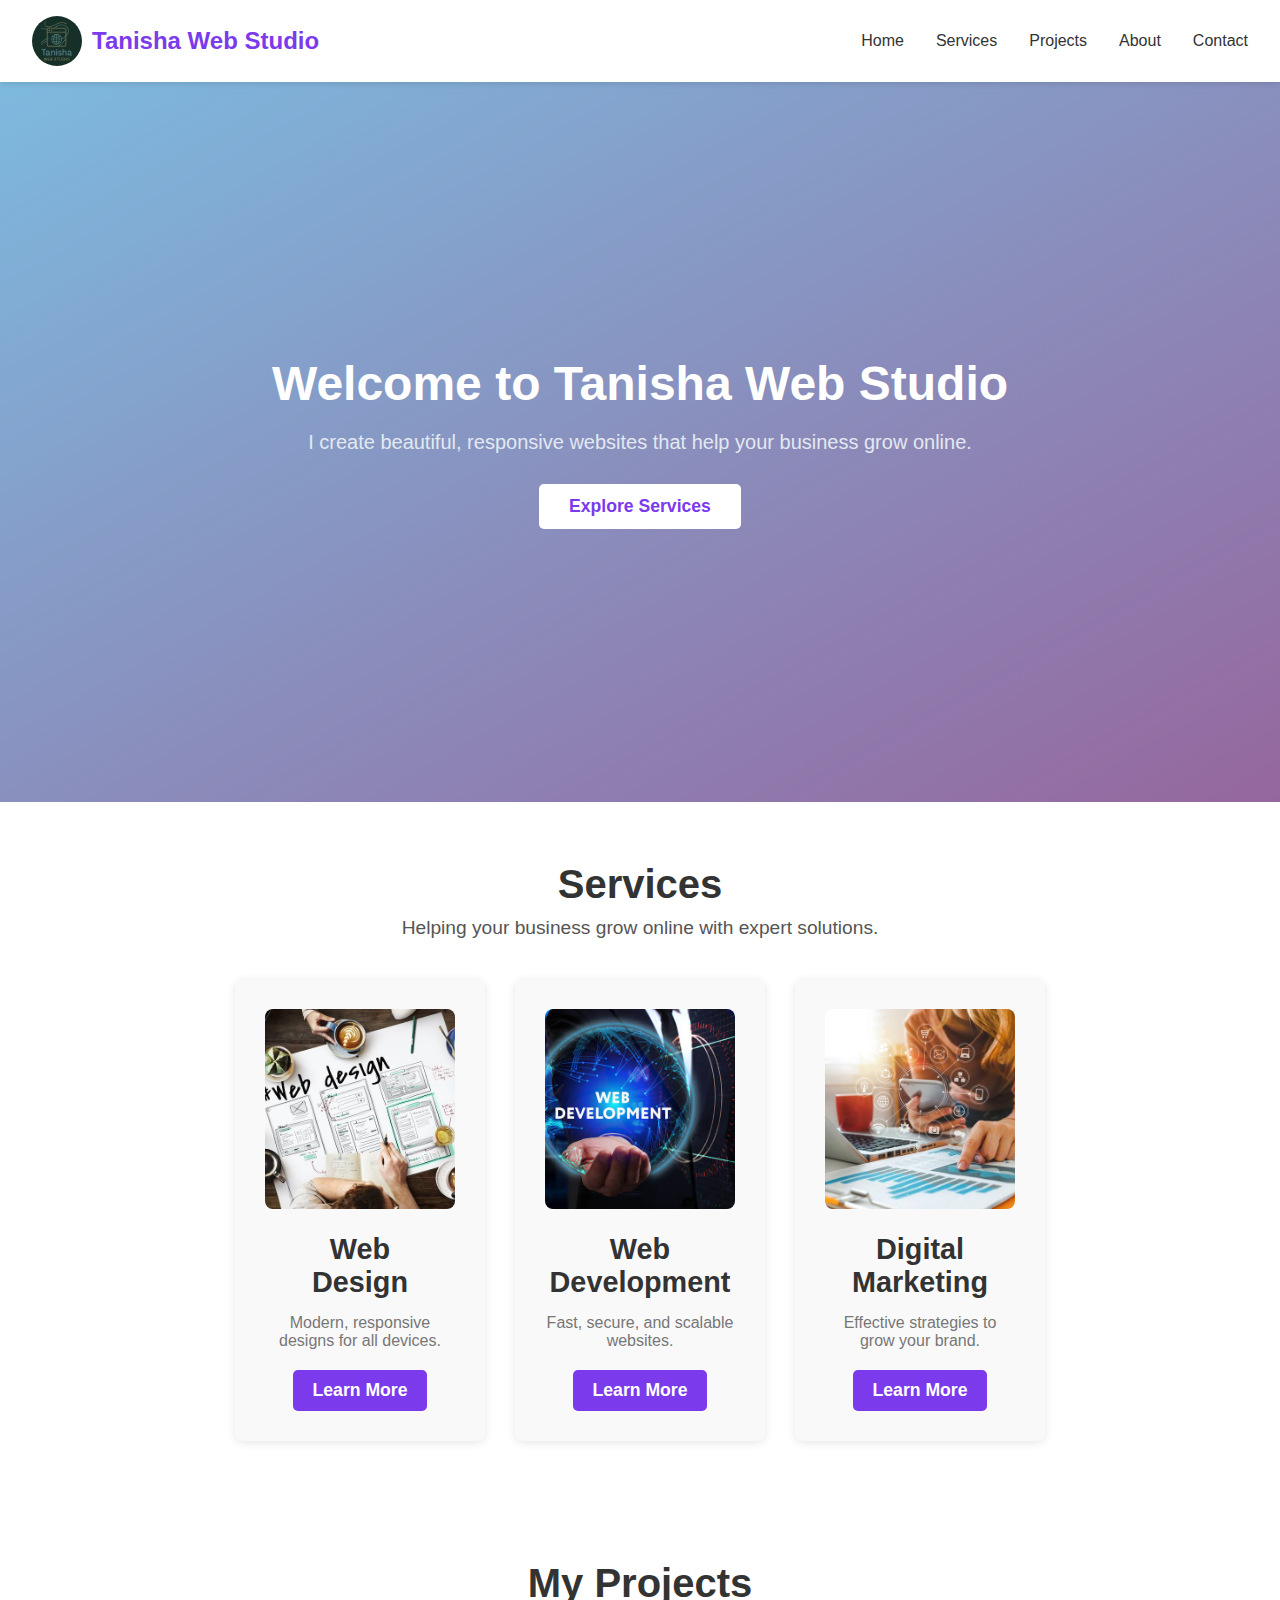
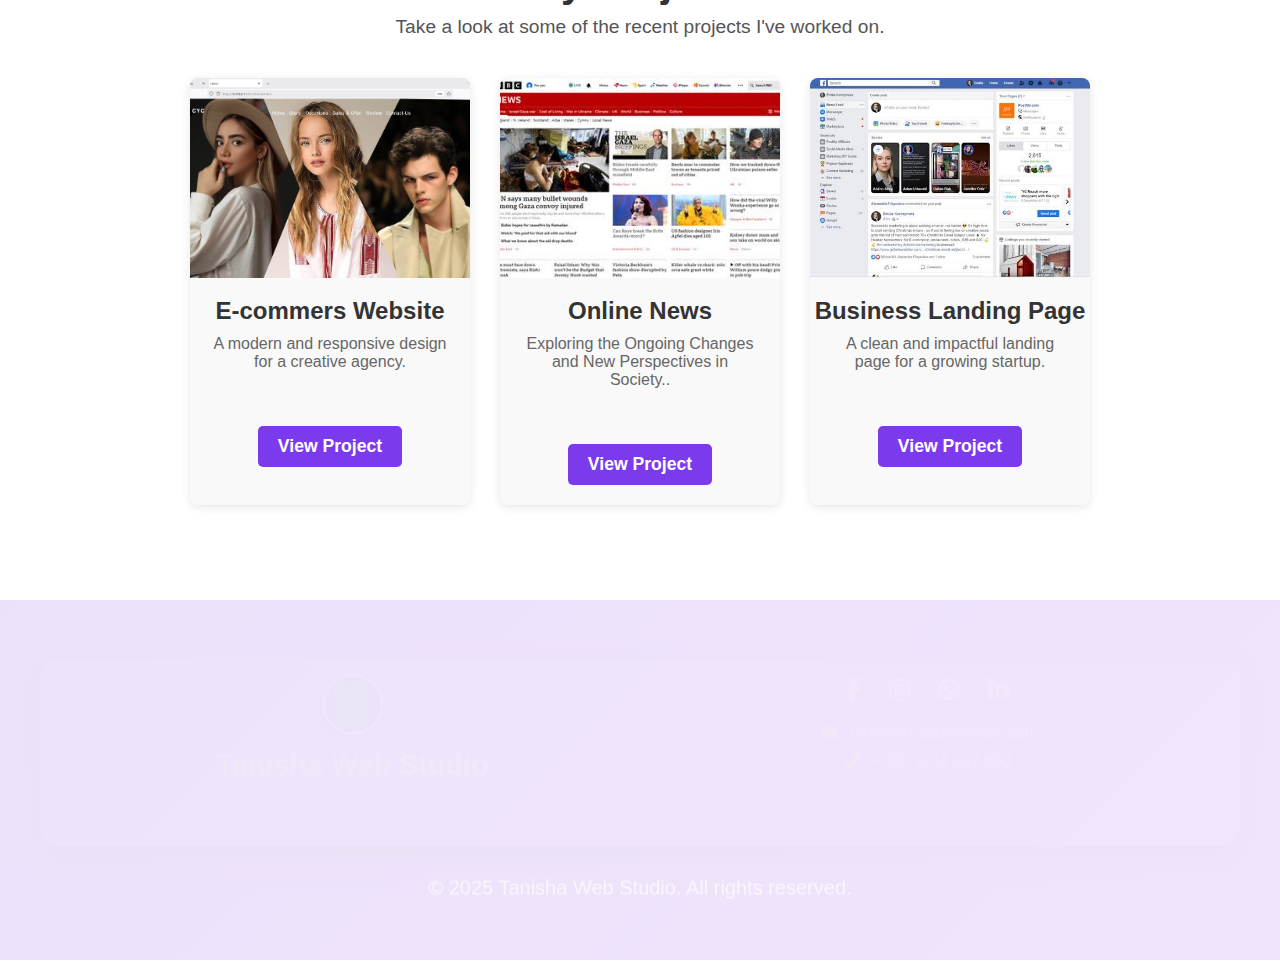
<file: index.htm>
<!DOCTYPE html>
<html lang="en">
<head>
    <meta http-equiv="refresh" content="0; URL='home.html'">
    <title>Tanisha's Portfolio</title>
</head>
<body>
    <p><a href="home.html"></a></p>
</body>
</html>
</file>
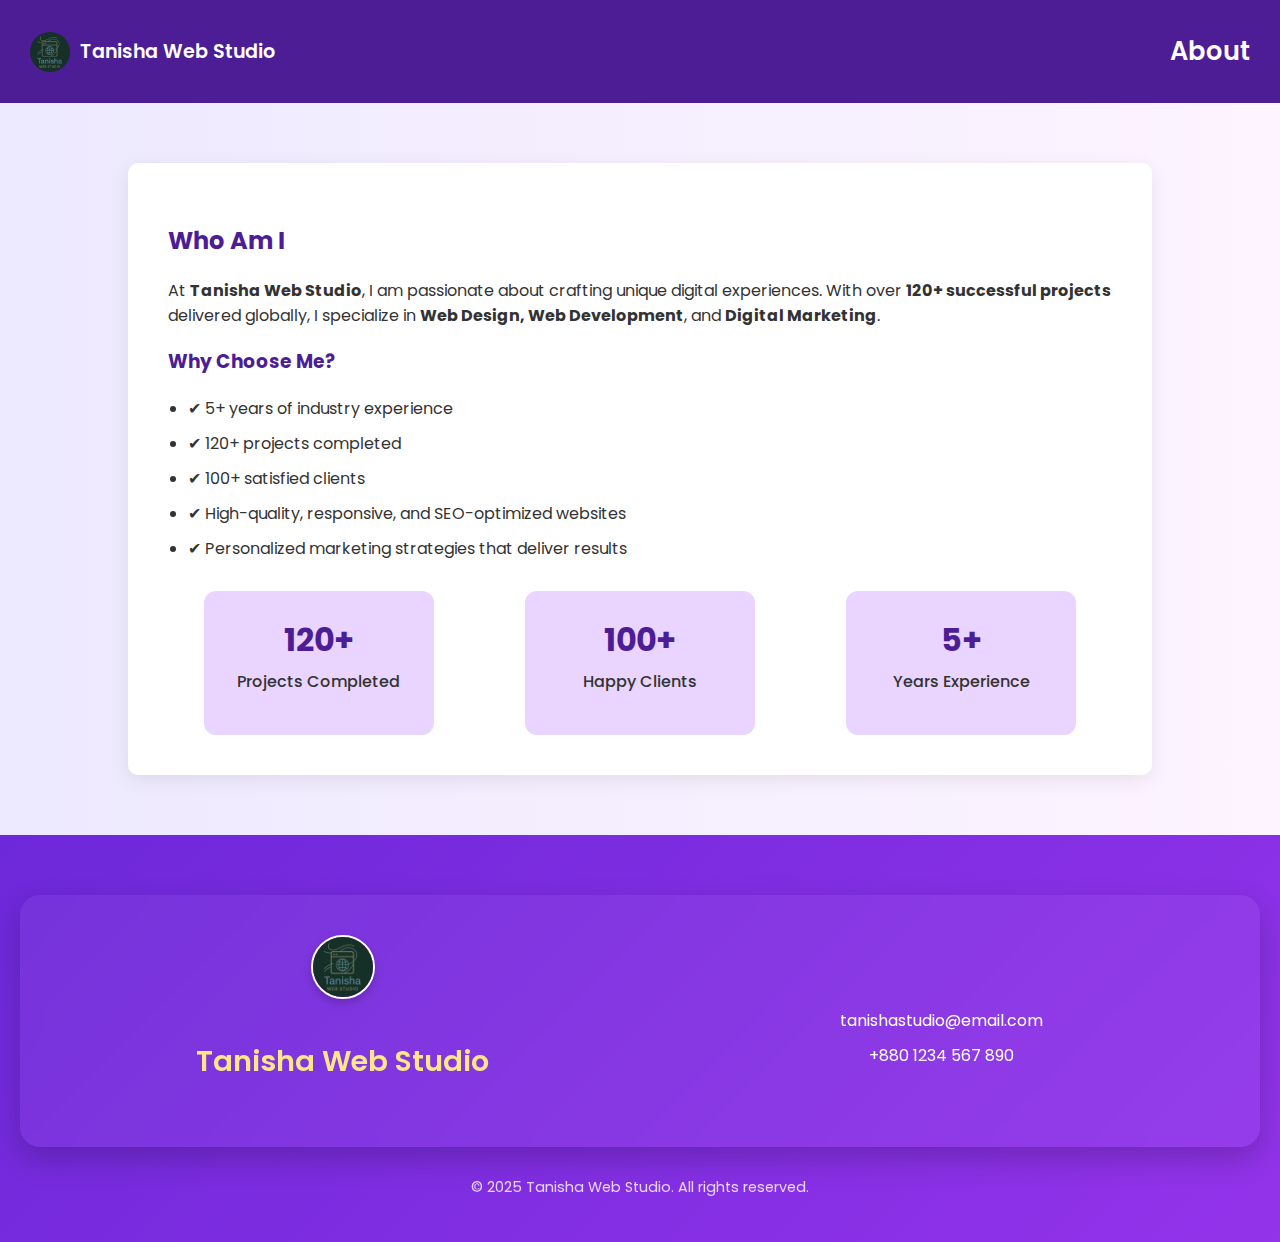
<file: about.html>
<!DOCTYPE html>
<html lang="en">
<head>
  <meta charset="UTF-8" />
  <meta name="viewport" content="width=device-width, initial-scale=1.0"/>
  <title>About</title>
  <link rel="stylesheet" href="about.css" />
  <link href="https://fonts.googleapis.com/css2?family=Poppins:wght@400;600&display=swap" rel="stylesheet">
</head>
<body>
  <header class="navbar">
    <div class="nav-left">
      <img src="ChatGPT Image May 10, 2025, 11_46_09 AM.png" alt="Tanisha Web Studio Logo" class="logo">
      <span class="site-name">Tanisha Web Studio</span>
    </div>
    <h1 class="nav-title">About</h1>
  </header>

  <section class="about-section">
    <div class="about-content">
      <h2>Who Am I</h2>
      <p>At <strong>Tanisha Web Studio</strong>, I am passionate about crafting unique digital experiences. With over <strong>120+ successful projects</strong> delivered globally, I specialize in <strong>Web Design, Web Development</strong>, and <strong>Digital Marketing</strong>.</p>
      
      <h3>Why Choose Me?</h3>
      <ul>
        <li>✔ 5+ years of industry experience</li>
        <li>✔ 120+ projects completed</li>
        <li>✔ 100+ satisfied clients</li>
        <li>✔ High-quality, responsive, and SEO-optimized websites</li>
        <li>✔ Personalized marketing strategies that deliver results</li>
      </ul>

      <div class="stats">
        <div class="stat-box">
          <h4>120+</h4>
          <p>Projects Completed</p>
        </div>
        <div class="stat-box">
          <h4>100+</h4>
          <p>Happy Clients</p>
        </div>
        <div class="stat-box">
          <h4>5+</h4>
          <p>Years Experience</p>
        </div>
      </div>
    </div>
  </section>

  <!-- Footer -->
<footer class="footer">
  <div class="footer-container">

    <!-- Left: Logo & Name -->
    <div class="footer-left">
      <img src="ChatGPT Image May 10, 2025, 11_46_09 AM.png" alt="Tanisha Logo" class="footer-logo" />
      <h2 class="footer-brand">Tanisha Web Studio</h2>
    </div>

    <!-- Right: Social First, Then Contact -->
    <div class="footer-right">
      <div class="footer-social">
        <a href="facebook.com/StyleAura237" target="_blank"><i class="fab fa-facebook-f"></i></a>
        <a href="instagram.com/wasfia_noor" target="_blank"><i class="fab fa-instagram"></i></a>
        <a href="https://wa.me/your-number" target="_blank"><i class="fab fa-whatsapp"></i></a>
        <a href="https://linkedin.com" target="_blank"><i class="fab fa-linkedin-in"></i></a>
      </div>

      <div class="footer-contact">
        <p><i class="fas fa-envelope"></i> tanishastudio@email.com</p>
        <p><i class="fas fa-phone-alt"></i> +880 1234 567 890</p>
      </div>
    </div>

  </div>

  <div class="footer-bottom">
    <p>&copy; 2025 Tanisha Web Studio. All rights reserved.</p>
  </div>
</footer>
</body>
</html>
</file>
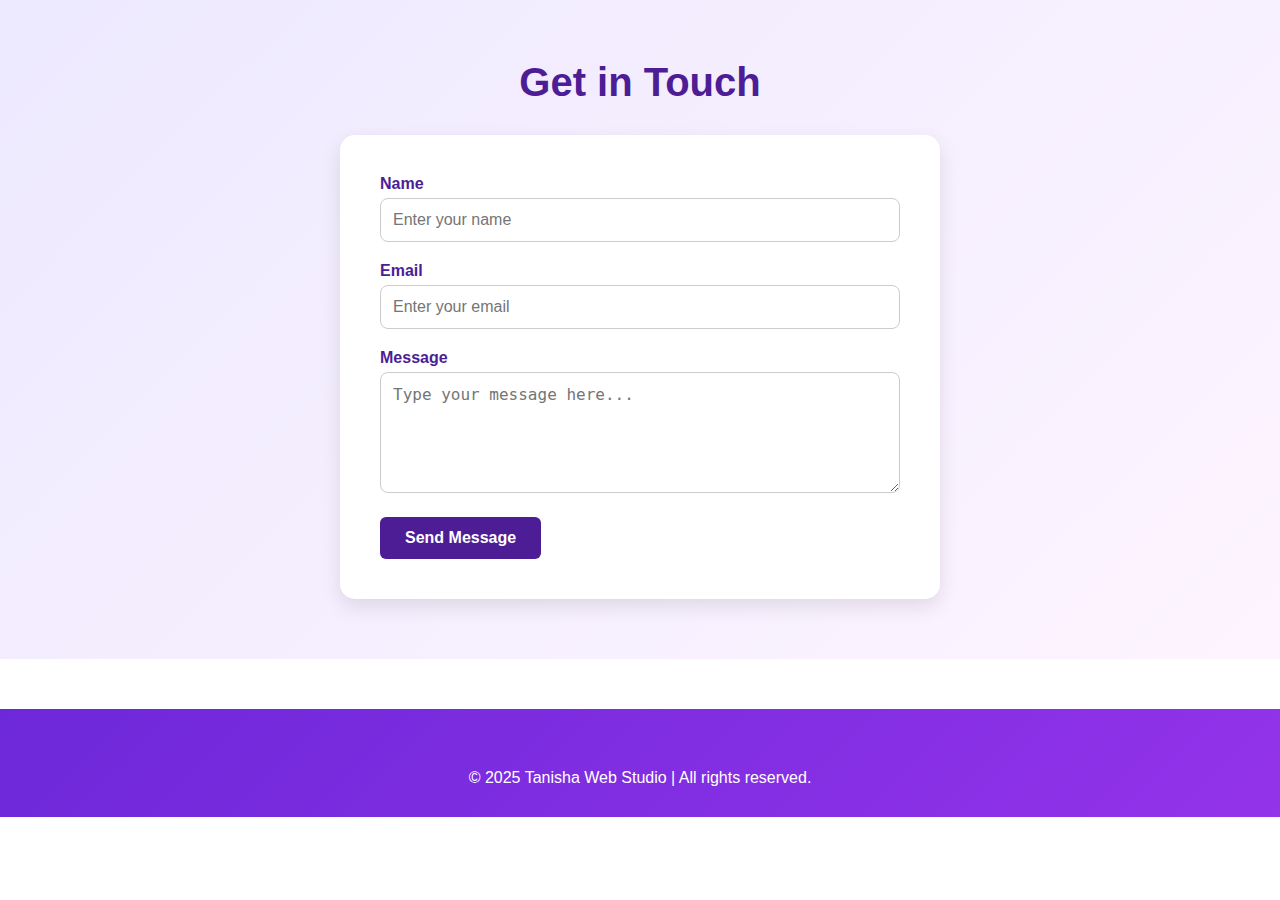
<file: contact.html>
<!DOCTYPE html>
<html lang="en">
<head>
  <meta charset="UTF-8" />
  <meta name="viewport" content="width=device-width, initial-scale=1.0"/>
  <title>Contact</title>
  <link rel="stylesheet" href="contect.css">
  <link rel="stylesheet" href="style.css" />
  <link rel="stylesheet" href="https://cdnjs.cloudflare.com/ajax/libs/font-awesome/6.4.0/css/all.min.css"/>
</head>
<body>
  <section class="contact-section">
    <h1 class="contact-title">Get in Touch</h1>
    <form class="contact-form">
      <label for="name">Name</label>
      <input type="text" id="name" placeholder="Enter your name" required />

      <label for="email">Email</label>
      <input type="email" id="email" placeholder="Enter your email" required />

      <label for="message">Message</label>
      <textarea id="message" rows="5" placeholder="Type your message here..." required></textarea>

      <button type="submit">Send Message</button>
    </form>
  </section>

  <div class="footer">
    &copy; 2025 Tanisha Web Studio | All rights reserved.
  </div>
</body>
</html>
</file>
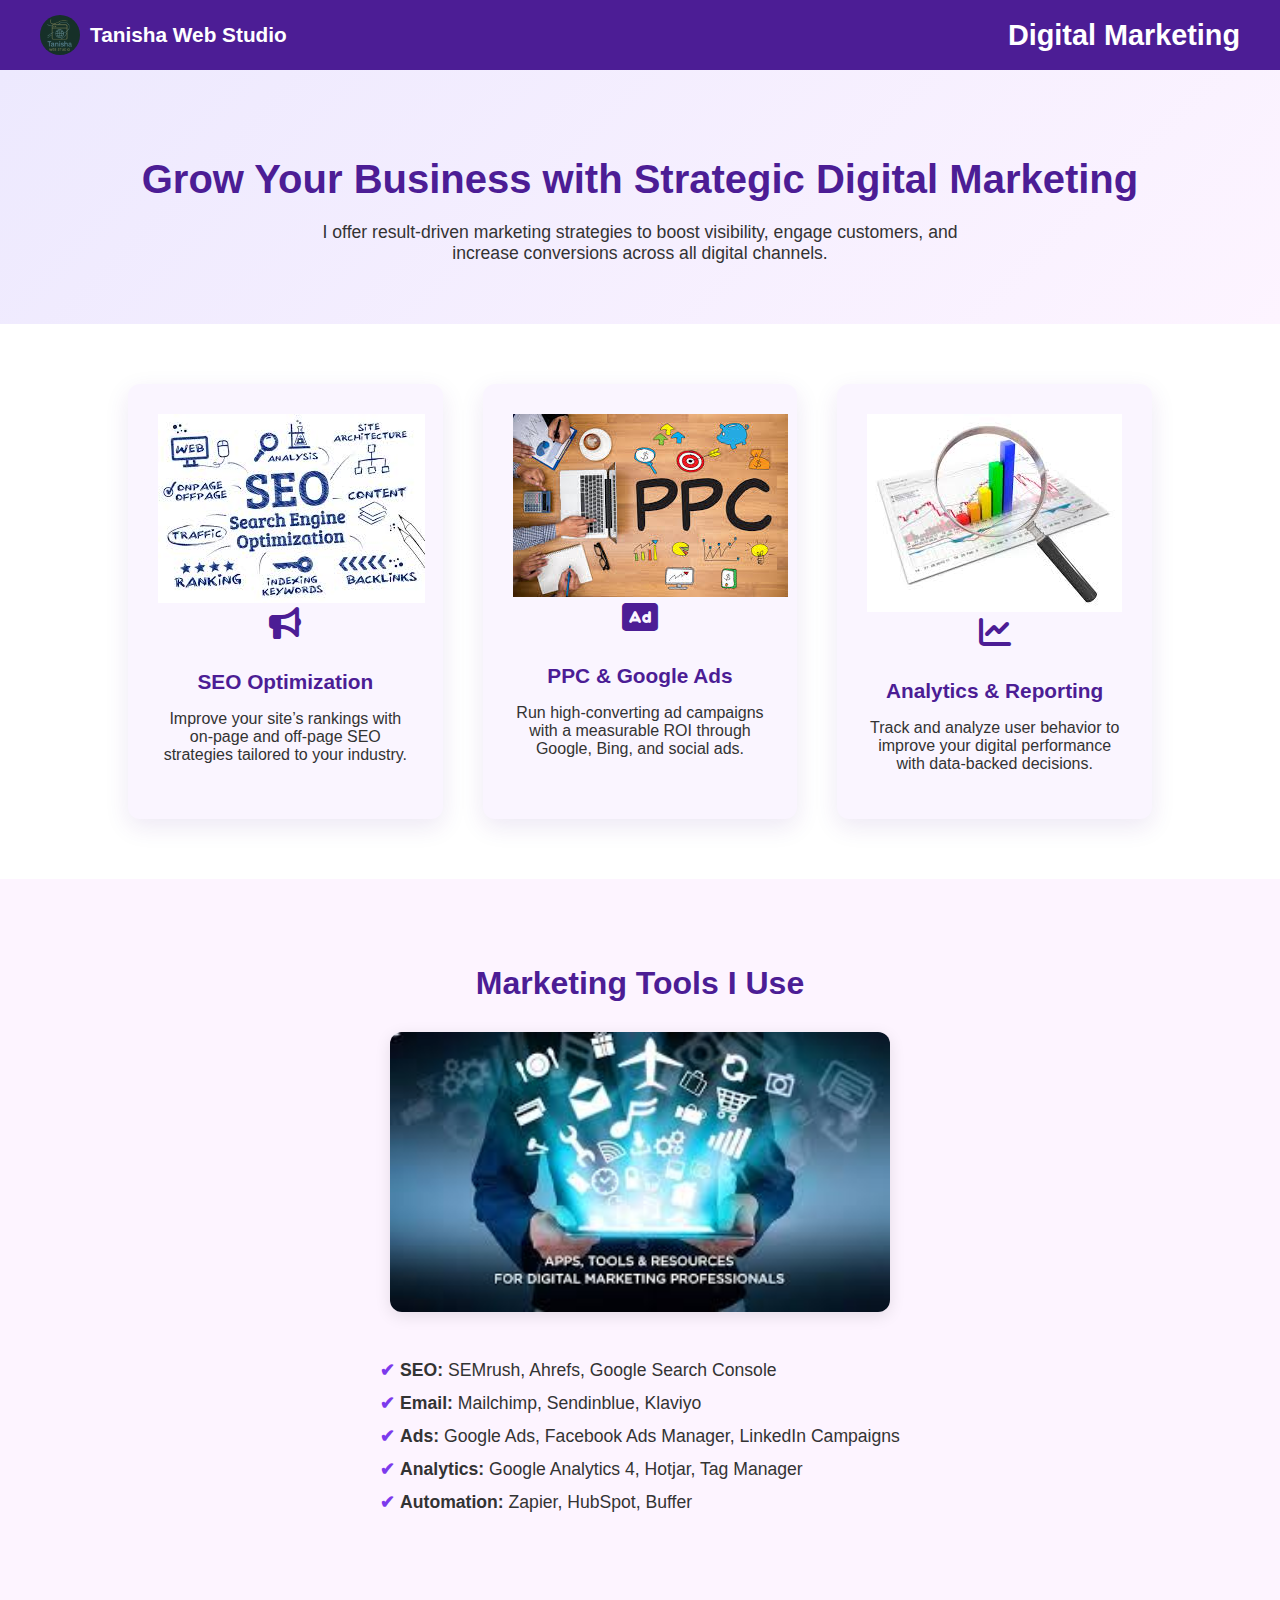
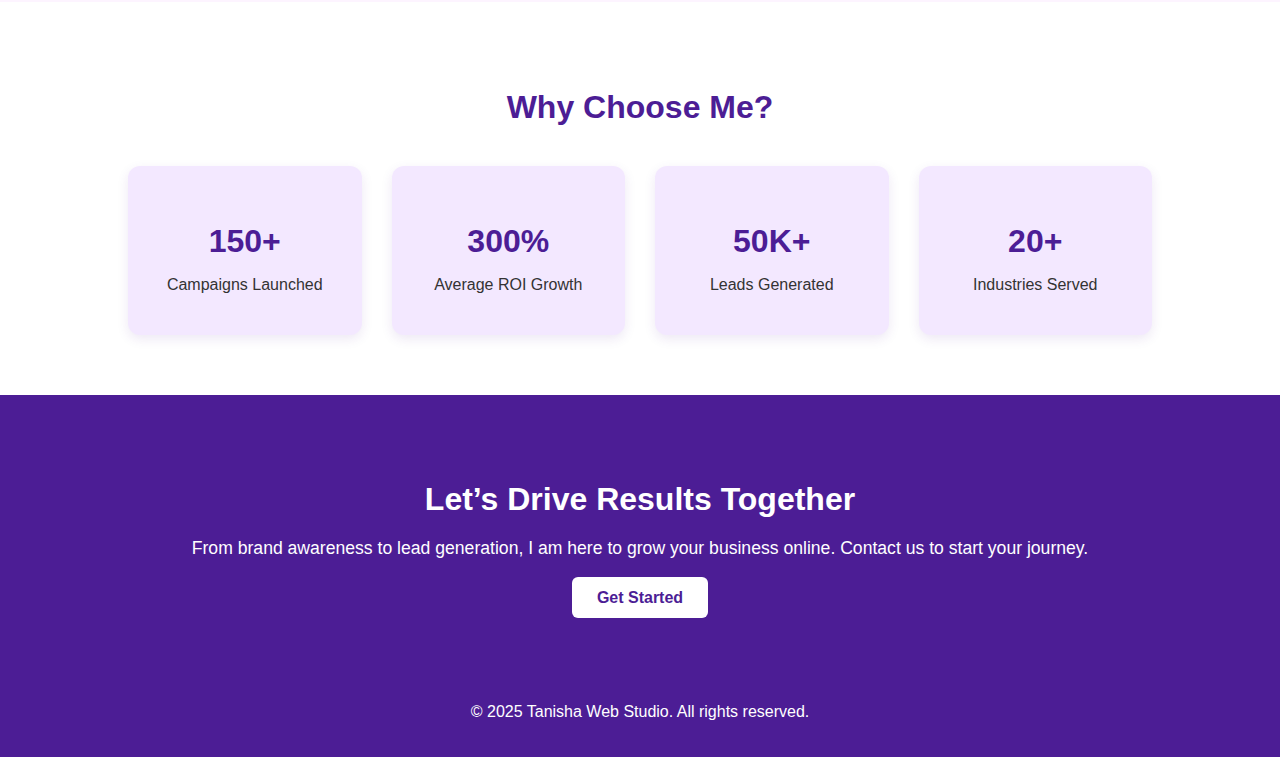
<file: digital.html>
<!DOCTYPE html>
<html lang="en">
<head>
  <meta charset="UTF-8" />
  <meta name="viewport" content="width=device-width, initial-scale=1.0"/>
  <title>Digital Marketing | Tanisha Web Studio</title>
  <link rel="stylesheet" href="digital.css" />
  <link rel="stylesheet" href="https://cdnjs.cloudflare.com/ajax/libs/font-awesome/6.4.0/css/all.min.css"/>
</head>
<body>
  <header class="navbar">
    <div class="nav-left">
      <img src="ChatGPT Image May 10, 2025, 11_46_09 AM.png" alt="Logo" class="logo"/>
      <span class="site-name">Tanisha Web Studio</span>
    </div>
    <div class="nav-title">Digital Marketing</div>
  </header>

  <section class="intro">
    <h1>Grow Your Business with Strategic Digital Marketing</h1>
    <p>I offer result-driven marketing strategies to boost visibility, engage customers, and increase conversions across all digital channels.</p>
  </section>

  <section class="features">
    <div class="feature">
  <img src="SEO.jpg" alt="SEO Optimization" class="feature-img" />
  <div class="feature-icon">
    <i class="fas fa-bullhorn"></i>
  </div>
  <h3>SEO Optimization</h3>
  <p>Improve your site’s rankings with on-page and off-page SEO strategies tailored to your industry.</p>
</div>

<div class="feature">
  <img src="PPC.jpg" alt="PPC & Google Ads" class="feature-img" />
  <div class="feature-icon">
    <i class="fas fa-ad"></i>
  </div>
  <h3>PPC & Google Ads</h3>
  <p>Run high-converting ad campaigns with a measurable ROI through Google, Bing, and social ads.</p>
</div>

<div class="feature">
  <img src="analy.jpg" alt="Analytics & Reporting" class="feature-img" />
  <div class="feature-icon">
    <i class="fas fa-chart-line"></i>
  </div>
  <h3>Analytics & Reporting</h3>
  <p>Track and analyze user behavior to improve your digital performance with data-backed decisions.</p>
</div>

  </section>

 <section class="tools">
  <h2>Marketing Tools I Use</h2>
  <div class="tools-content">
    <img src="marketing tools.jpg" alt="Marketing Tools" class="tools-img" />
    <ul class="tool-list">
      <li><strong>SEO:</strong> SEMrush, Ahrefs, Google Search Console</li>
      <li><strong>Email:</strong> Mailchimp, Sendinblue, Klaviyo</li>
      <li><strong>Ads:</strong> Google Ads, Facebook Ads Manager, LinkedIn Campaigns</li>
      <li><strong>Analytics:</strong> Google Analytics 4, Hotjar, Tag Manager</li>
      <li><strong>Automation:</strong> Zapier, HubSpot, Buffer</li>
    </ul>
  </div>
</section>


  <section class="stats">
    <h2>Why Choose Me?</h2>
    <div class="stat-grid">
      <div class="stat-box">
        <h3>150+</h3>
        <p>Campaigns Launched</p>
      </div>
      <div class="stat-box">
        <h3>300%</h3>
        <p>Average ROI Growth</p>
      </div>
      <div class="stat-box">
        <h3>50K+</h3>
        <p>Leads Generated</p>
      </div>
      <div class="stat-box">
        <h3>20+</h3>
        <p>Industries Served</p>
      </div>
    </div>
  </section>

  <section class="cta">
    <h2>Let’s Drive Results Together</h2>
    <p>From brand awareness to lead generation, I am here to grow your business online. Contact us to start your journey.</p>
    <a href="contact.html" class="btn">Get Started</a>
  </section>

  <footer>
    <p>© 2025 Tanisha Web Studio. All rights reserved.</p>
  </footer>
</body>
</html>
</file>
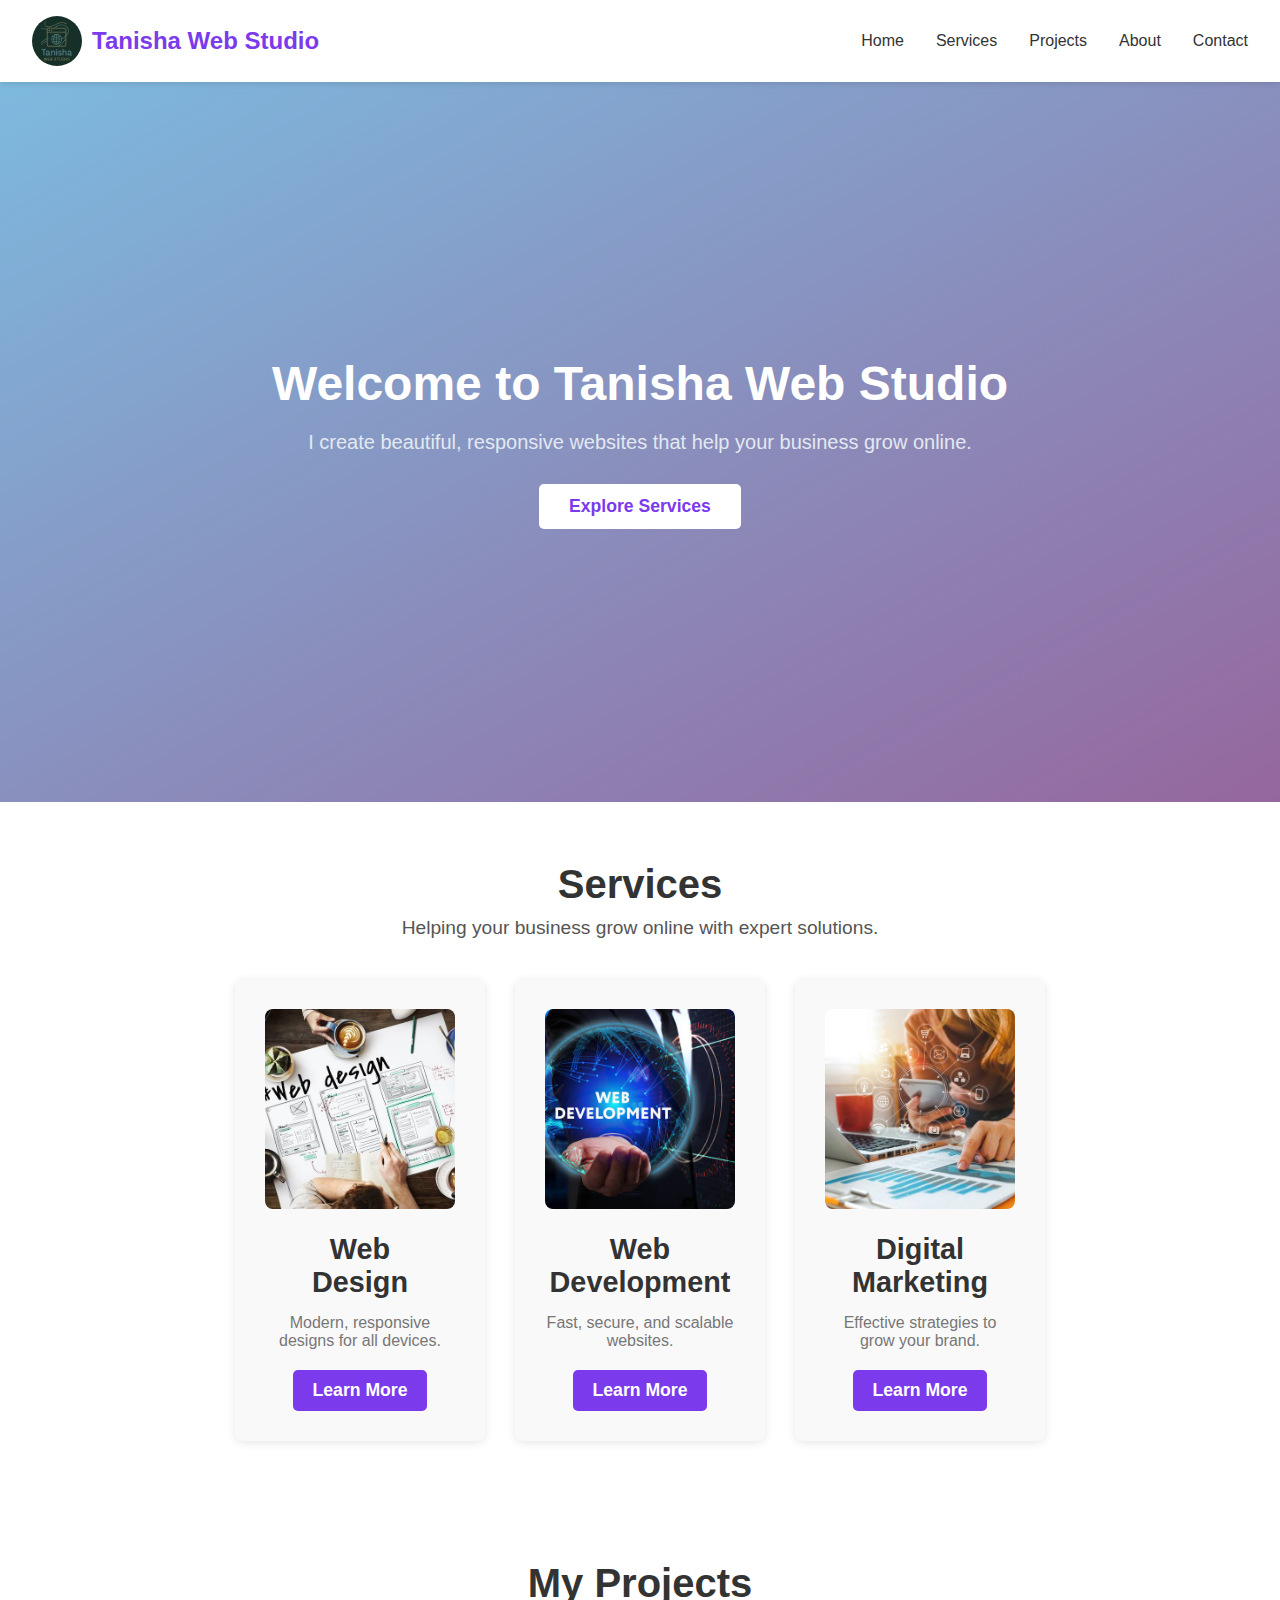
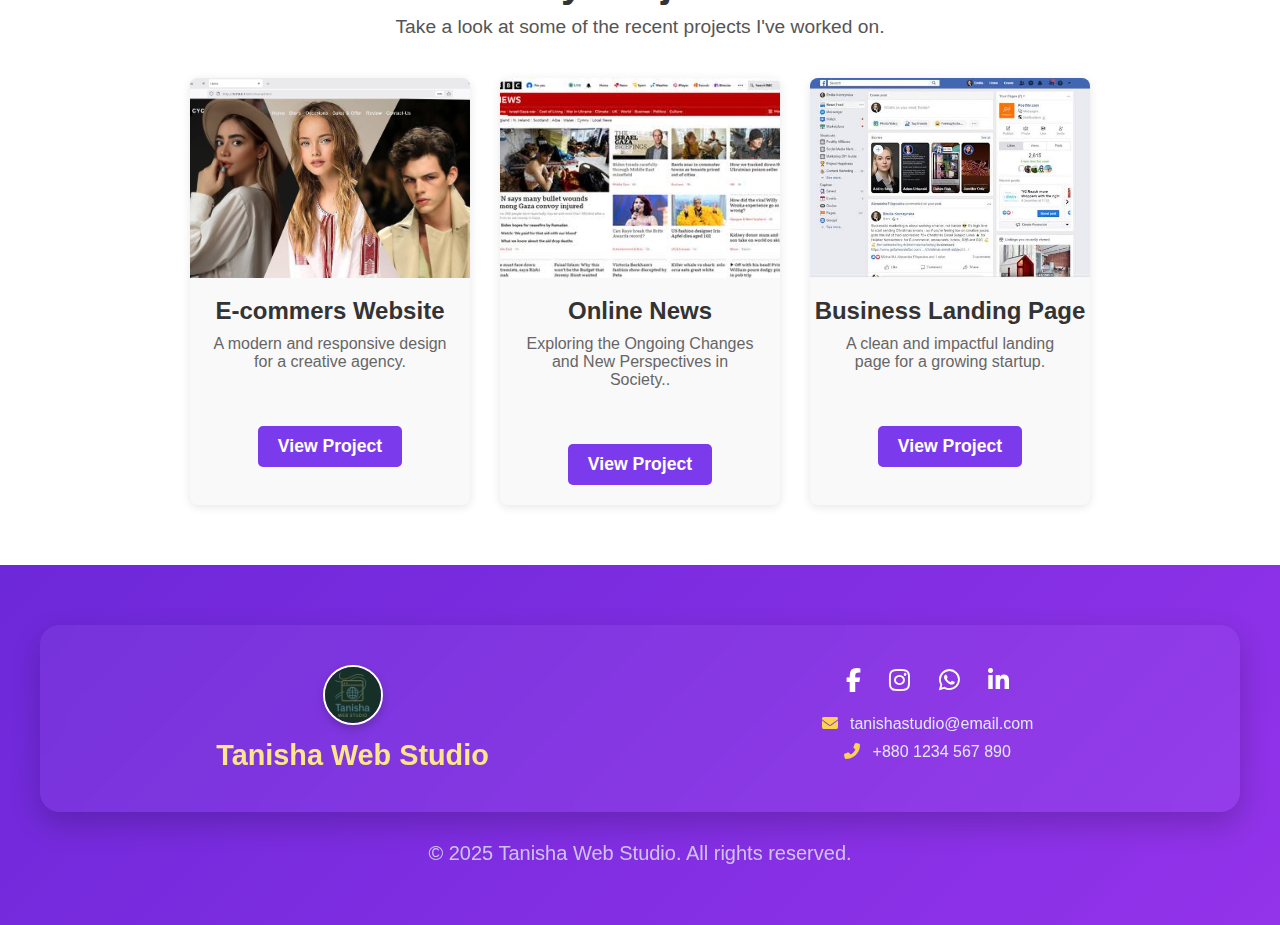
<file: home.html>
<!DOCTYPE html>
<html lang="en">

<head>
  <meta charset="UTF-8">
  <meta name="viewport" content="width=device-width, initial-scale=1.0">
  <title>Tanisha Web Studio</title>
  <link rel="stylesheet" href="style.css">
  <link rel="stylesheet" href="https://cdnjs.cloudflare.com/ajax/libs/font-awesome/6.5.0/css/all.min.css">
</head>

<body>
  <!-- NAv section -->
  <nav>
    <div class="nav-container">
      <img src="ChatGPT Image May 10, 2025, 11_46_09 AM.png" alt="">
      <div class="logo">Tanisha Web Studio</div>
      <div class="menu-toggle">
        <span></span>
        <span></span>
        <span></span>
      </div>
      <ul class="nav-links">
        <li><a href="#home">Home</a></li>
        <li><a href="services.html">Services</a></li>
        <li><a href="project.html">Projects</a></li>
        <li><a href="about.html">About</a></li>
        <li><a href="contact.html">Contact</a></li>
      </ul>
    </div>
  </nav>
  <!-- Home section -->
  <section id="home" class="home-section">
    <div class="home-container">
      <h1>Welcome to Tanisha Web Studio</h1>
      <p>I create beautiful, responsive websites that help your business grow online.</p>
      <a href="#services" class="btn">Explore Services</a>
    </div>
  </section>
  <!-- Services section -->
  <section id="services" class="services-section">
    <div class="container">
      <h2> Services</h2>
      <p>Helping your business grow online with expert solutions.</p>

      <div class="service-cards">
        <div class="service-card">
          <img src="web design.jfif" alt="Web Design" class="service-img">
          <h3>Web <br> Design</h3>
          <p>Modern, responsive designs for all devices.</p>
          <a href="webdesign.html" class="btn">Learn More</a>
        </div>

        <div class="service-card">
          <img src="web dev.jfif" alt="Web Development" class="service-img">
          <h3>Web Development</h3>
          <p>Fast, secure, and scalable websites.</p>
          <a href="webdevol.html" class="btn">Learn More</a>
        </div>

        <div class="service-card">
          <img src="digi.jfif" alt="Digital Marketing" class="service-img">
          <h3>Digital Marketing</h3>
          <p>Effective strategies to grow your brand.</p>
          <a href="digital.html" class="btn">Learn More</a>
        </div>
      </div>
    </div>
  </section>

  <!-- Projects Section -->
  <section id="projects" class="projects-section">
    <div class="container">
      <h2>My Projects</h2>
      <p>Take a look at some of the recent projects I've worked on.</p>

      <div class="projects-grid">
        <div class="project-item">
          <img src="Screenshot 2025-05-11 125015.png" alt="Creative Website">
          <h3>E-commers Website</h3>
          <p>A modern and responsive design for a creative agency.</p>
          <a href="http://127.0.0.1:5501/Home.html" target="_blank" class="btn">View Project</a>
        </div>

        <div class="project-item">
          <img src="news.jfif" alt="E-commerce Platform">
          <h3>Online News</h3>
          <p>Exploring the Ongoing Changes and New Perspectives in Society..</p>
          <a href="#" target="_blank" class="btn">View Project</a>
        </div>

        <div class="project-item">
          <img src="fb if.jfif" alt="Landing Page">
          <h3>Business Landing Page</h3>
          <p>A clean and impactful landing page for a growing startup.</p>
          <a href="#" target="_blank" class="btn">View Project</a>
        </div>
      </div>
    </div>
  </section>


  <!-- Footer -->
  <footer class="footer">
    <div class="footer-container">

      <!-- Left: Logo & Name -->
      <div class="footer-left">
        <img src="ChatGPT Image May 10, 2025, 11_46_09 AM.png" alt="Tanisha Logo" class="footer-logo" />
        <h2 class="footer-brand">Tanisha Web Studio</h2>
      </div>

      <!-- Right: Social First, Then Contact -->
      <div class="footer-right">
        <div class="footer-social">
          <a href="https://www.facebook.com/wasfia.noor.2025" target="_blank"><i class="fab fa-facebook-f"></i></a>
          <a href="https://www.instagram.com/style_aura237/" target="_blank"><i class="fab fa-instagram"></i></a>
          <a href="https://wa.me/your-number" target="_blank"><i class="fab fa-whatsapp"></i></a>
          <a href="https://linkedin.com" target="_blank"><i class="fab fa-linkedin-in"></i></a>
        </div>

        <div class="footer-contact">
          <p><i class="fas fa-envelope"></i> tanishastudio@email.com</p>
          <p><i class="fas fa-phone-alt"></i> +880 1234 567 890</p>
        </div>
      </div>

    </div>

    <div class="footer-bottom">
      <p>&copy; 2025 Tanisha Web Studio. All rights reserved.</p>
    </div>
  </footer>


</body>

</html>
</file>
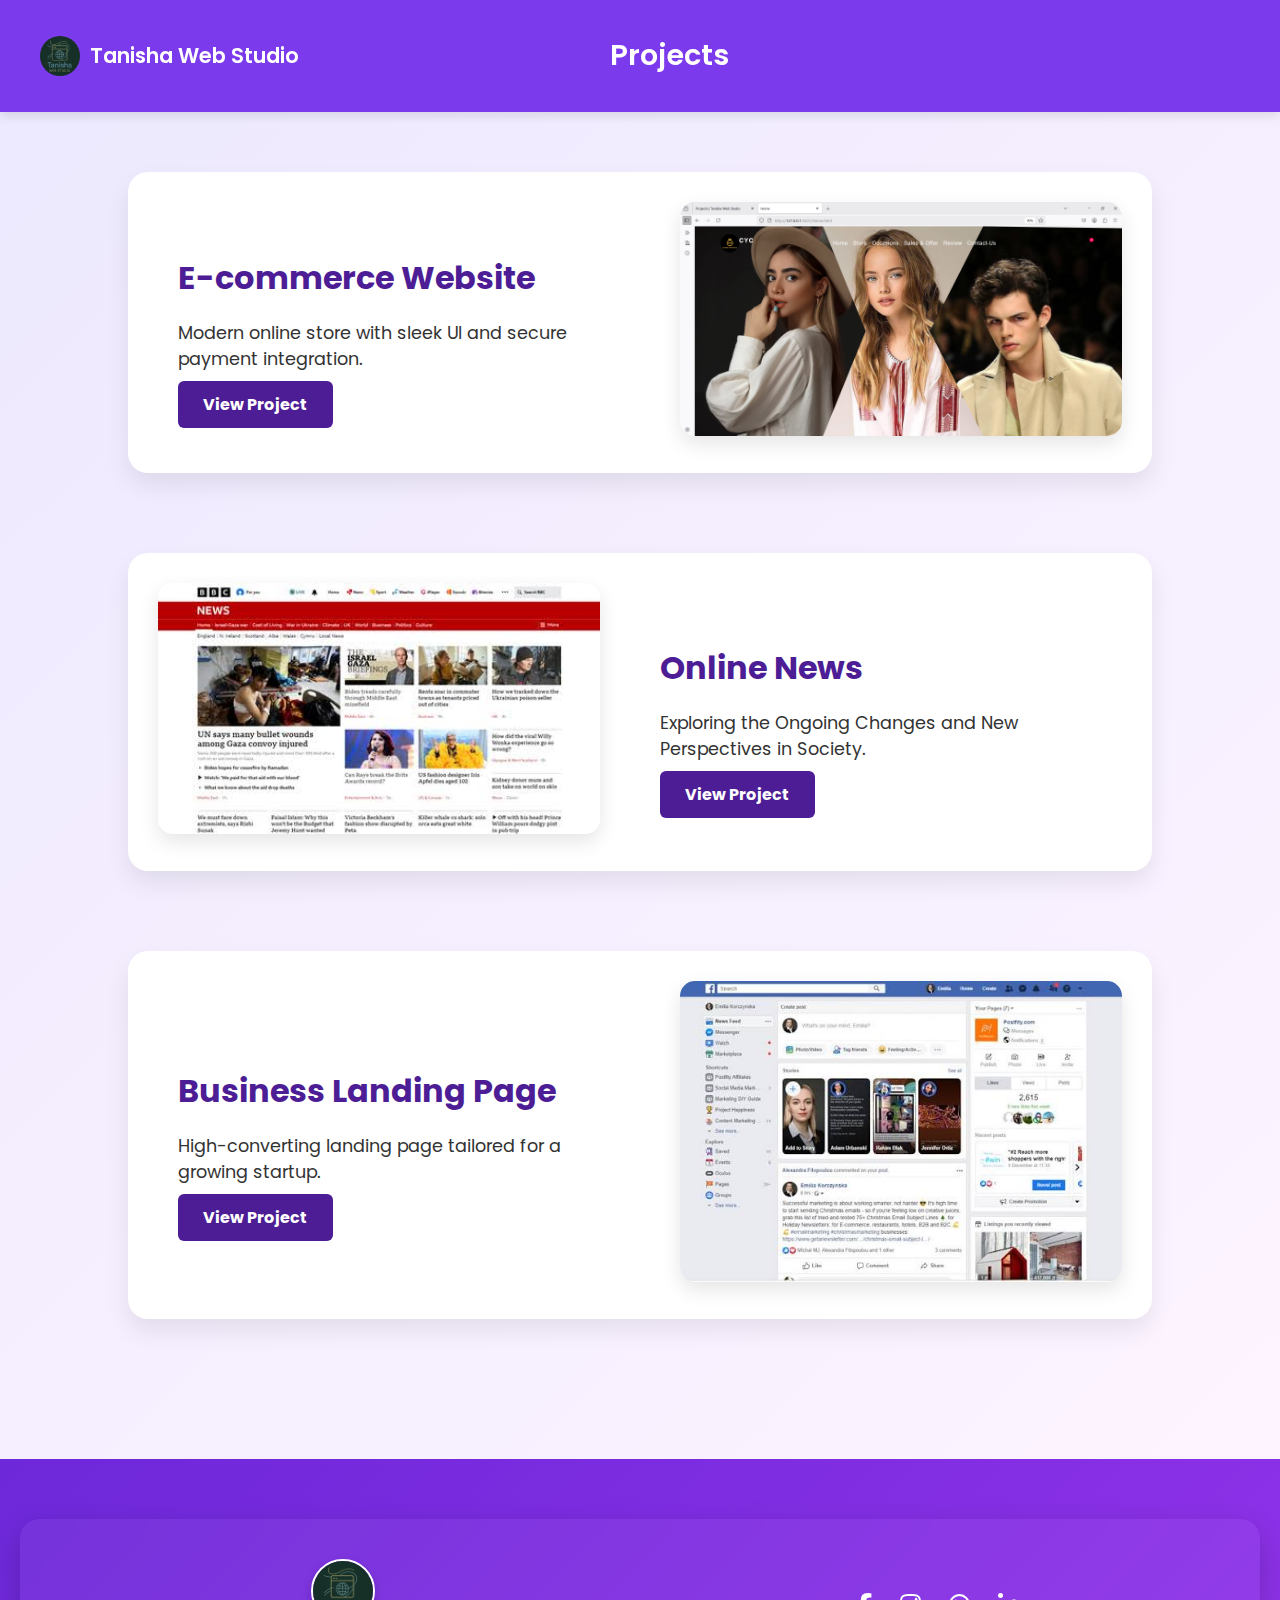
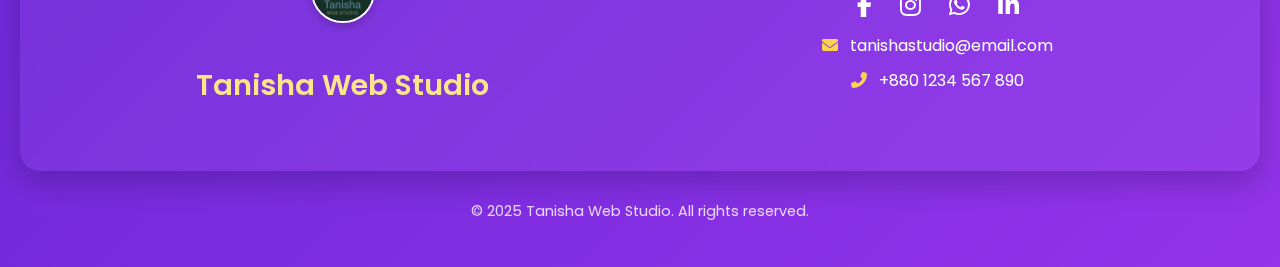
<file: project.html>
<!DOCTYPE html>
<html lang="en">
<head>
  <meta charset="UTF-8" />
  <meta name="viewport" content="width=device-width, initial-scale=1.0"/>
  <title>Projects</title>
  <link rel="stylesheet" href="project.css">
  <link rel="preconnect" href="https://fonts.googleapis.com">
  <link href="https://fonts.googleapis.com/css2?family=Poppins:wght@400;600&display=swap" rel="stylesheet">
  <link rel="stylesheet" href="https://cdnjs.cloudflare.com/ajax/libs/font-awesome/6.5.0/css/all.min.css">

</head>
<body>

  <!-- Navbar -->
  <header class="navbar">
    <div class="nav-left">
      <img src="ChatGPT Image May 10, 2025, 11_46_09 AM.png" alt="Logo" class="logo" />
      <span class="site-name">Tanisha Web Studio</span>
    </div>
    <div class="nav-center">
      <h1 class="nav-title">Projects</h1>
    </div>
    <div class="nav-right"></div>
  </header>

  <!-- Projects Section -->
  <section class="projects-section">
    <div class="project-row left">
      <div class="project-text">
        <h2>E-commerce Website</h2>
        <p>Modern online store with sleek UI and secure payment integration.</p>
        <a href="https://yourdomain.com/project1" class="btn" target="_blank">View Project</a>
      </div>
      <div class="project-img">
        <img src="Screenshot 2025-05-11 125015.png" alt="Project 1" />
      </div>
    </div>

    <div class="project-row right">
      <div class="project-img">
        <img src="news.jfif" alt="Project 2" />
      </div>
      <div class="project-text">
        <h2>Online News</h2>
        <p>Exploring the Ongoing Changes and New Perspectives in Society.</p>
        <a href="https://yourdomain.com/project2" class="btn" target="_blank">View Project</a>
      </div>
    </div>

    <div class="project-row left">
      <div class="project-text">
        <h2>Business Landing Page</h2>
        <p>High-converting landing page tailored for a growing startup.</p>
        <a href="https://yourdomain.com/project3" class="btn" target="_blank">View Project</a>
      </div>
      <div class="project-img">
        <img src="fb if.jfif" alt="Project 3" />
      </div>
    </div>
  </section>

  <!-- Footer -->
<footer class="footer">
  <div class="footer-container">

    <!-- Left: Logo & Name -->
    <div class="footer-left">
      <img src="ChatGPT Image May 10, 2025, 11_46_09 AM.png" alt="Tanisha Logo" class="footer-logo" />
      <h2 class="footer-brand">Tanisha Web Studio</h2>
    </div>

    <!-- Right: Social First, Then Contact -->
    <div class="footer-right">
      <div class="footer-social">
        <a href="https://facebook.com" target="_blank"><i class="fab fa-facebook-f"></i></a>
        <a href="instagram.com/wasfia_noor" target="_blank"><i class="fab fa-instagram"></i></a>
        <a href="https://wa.me/your-number" target="_blank"><i class="fab fa-whatsapp"></i></a>
        <a href="https://linkedin.com" target="_blank"><i class="fab fa-linkedin-in"></i></a>
      </div>

      <div class="footer-contact">
        <p><i class="fas fa-envelope"></i> tanishastudio@email.com</p>
        <p><i class="fas fa-phone-alt"></i> +880 1234 567 890</p>
      </div>
    </div>

  </div>

  <div class="footer-bottom">
    <p>&copy; 2025 Tanisha Web Studio. All rights reserved.</p>
  </div>
</footer>


</body>
</html>
</file>
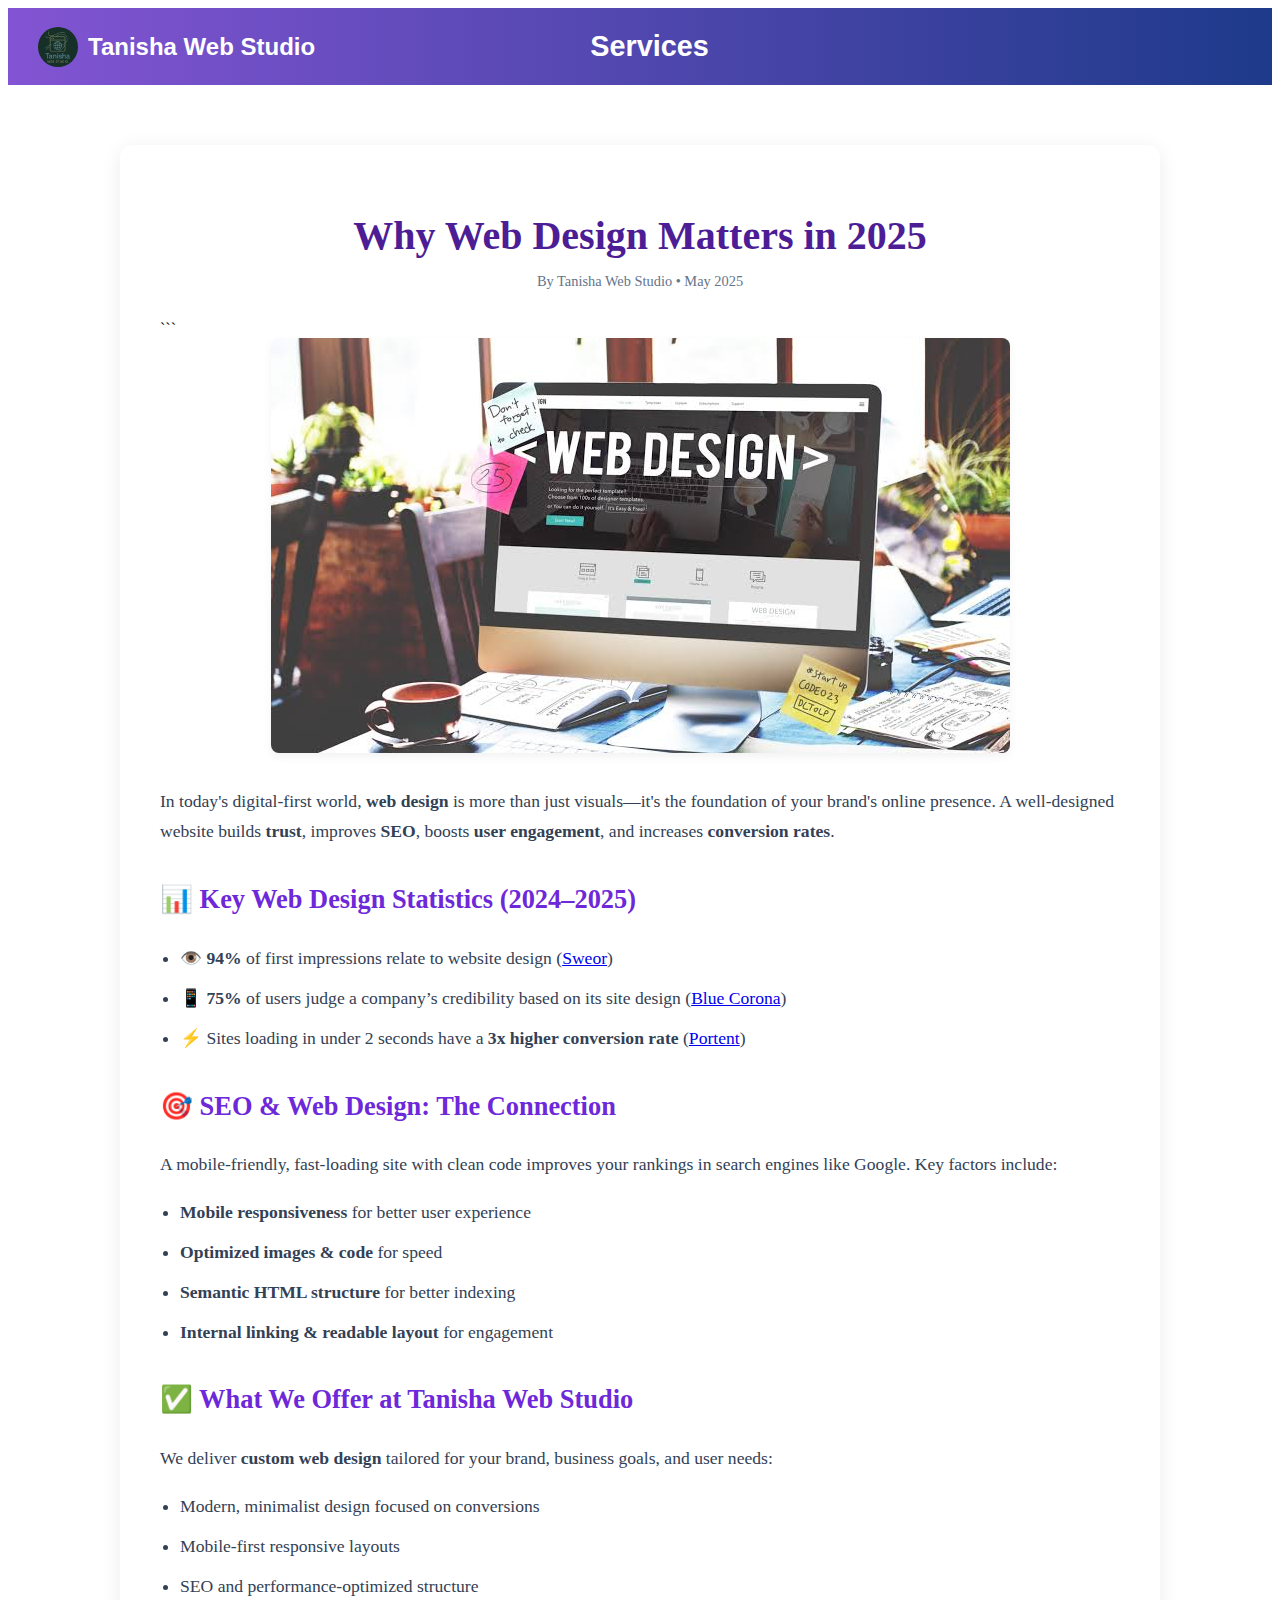
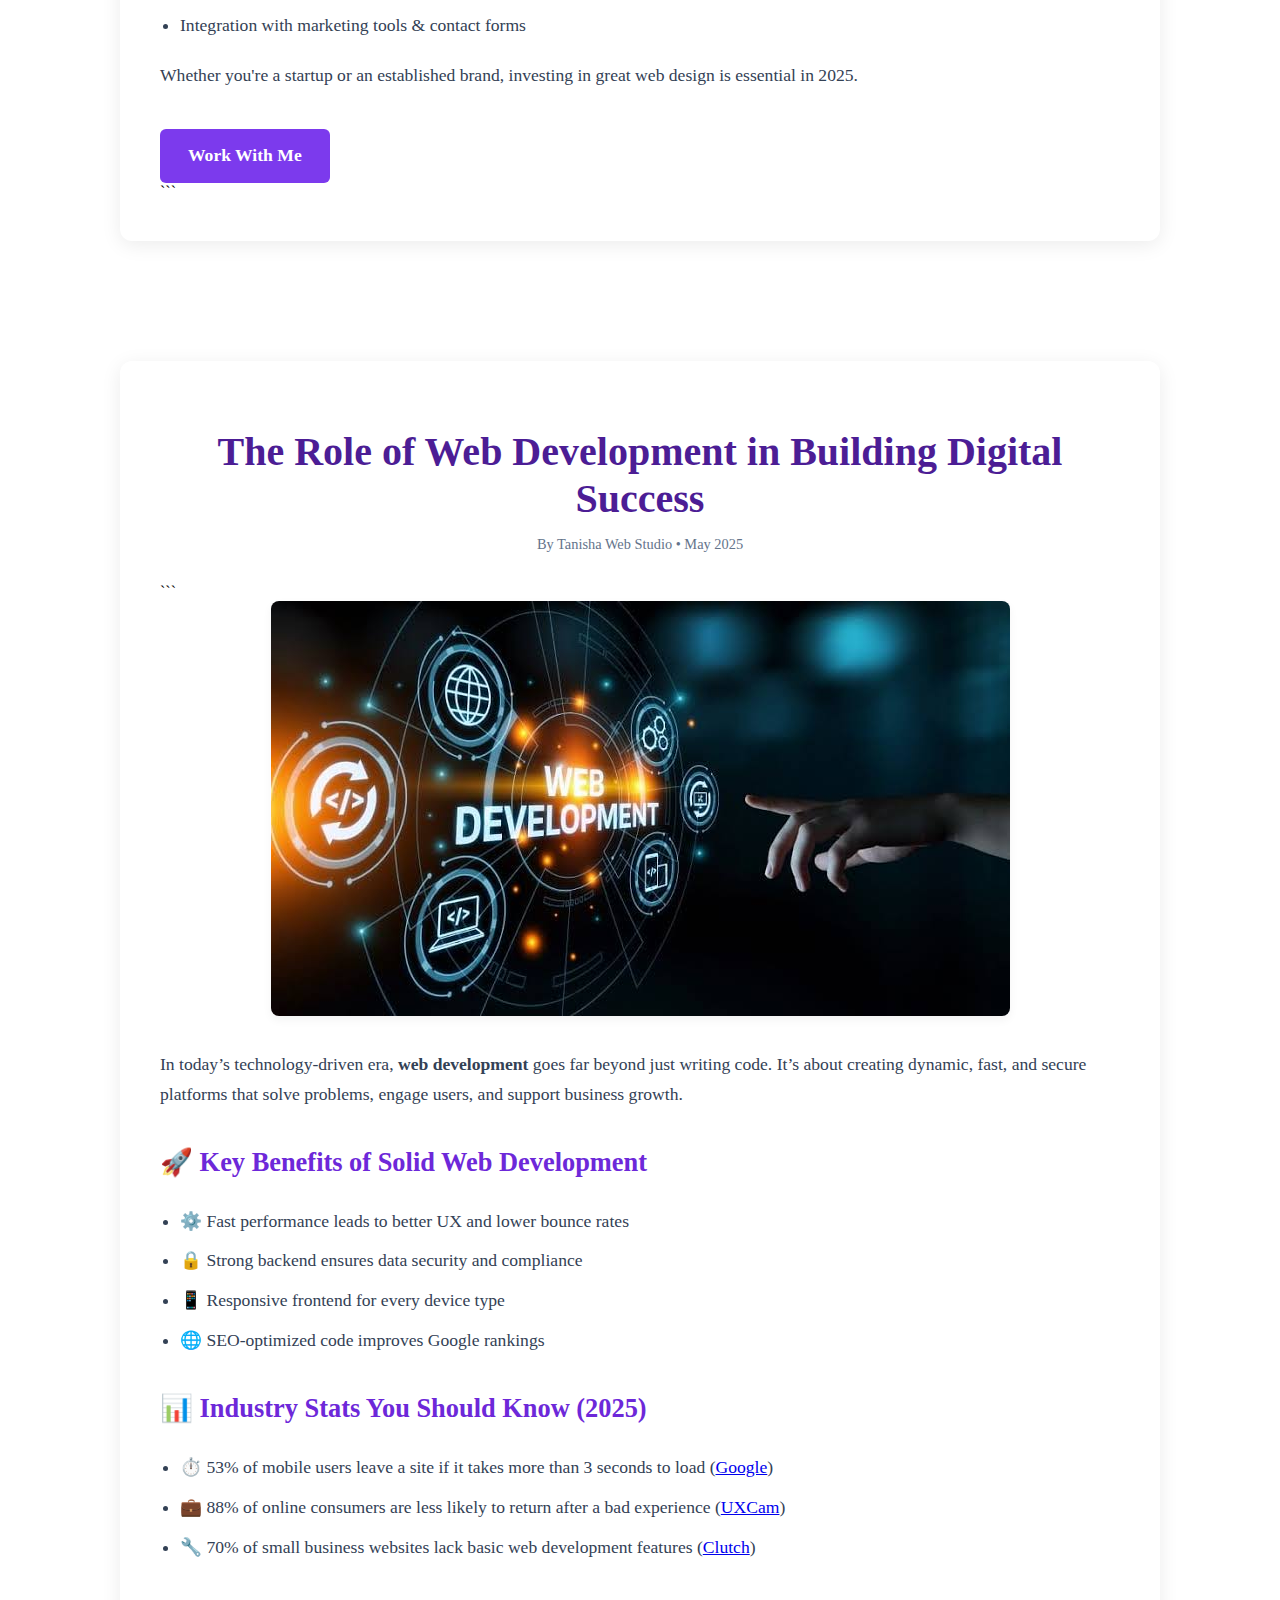
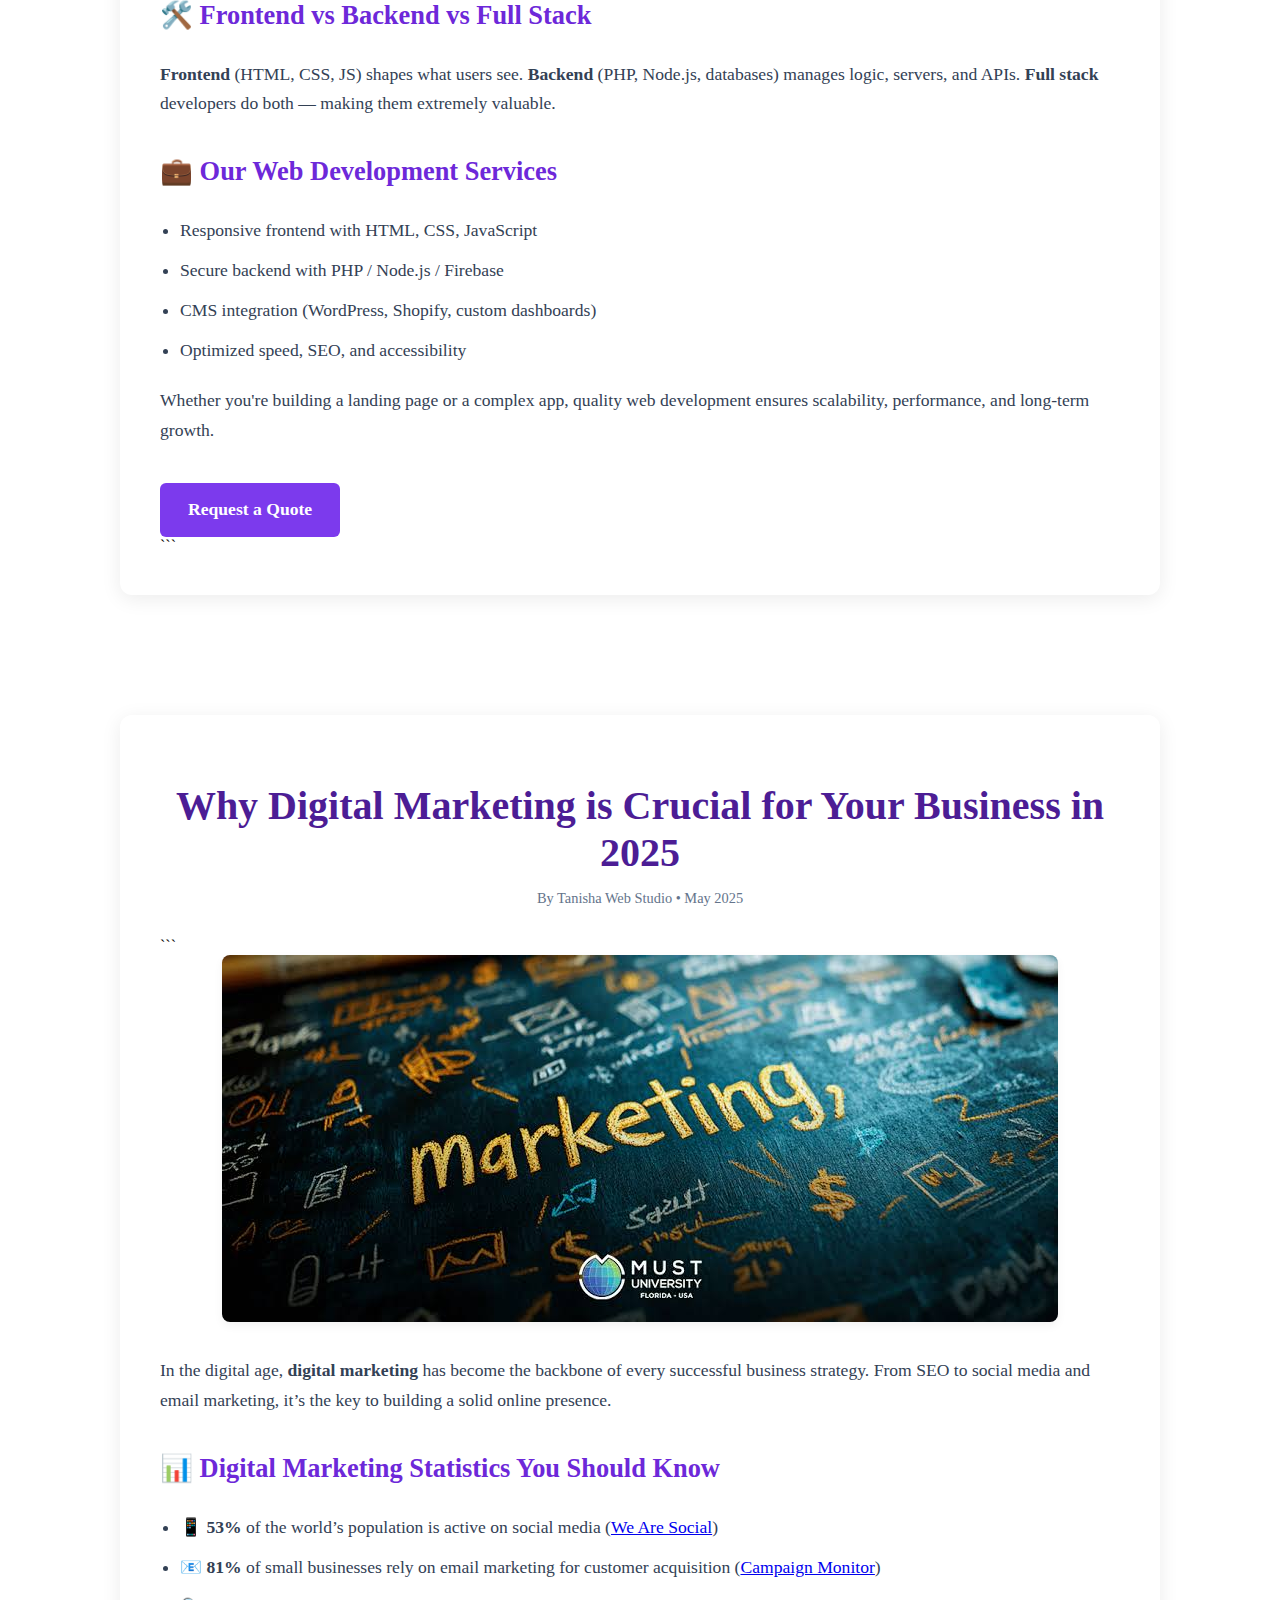
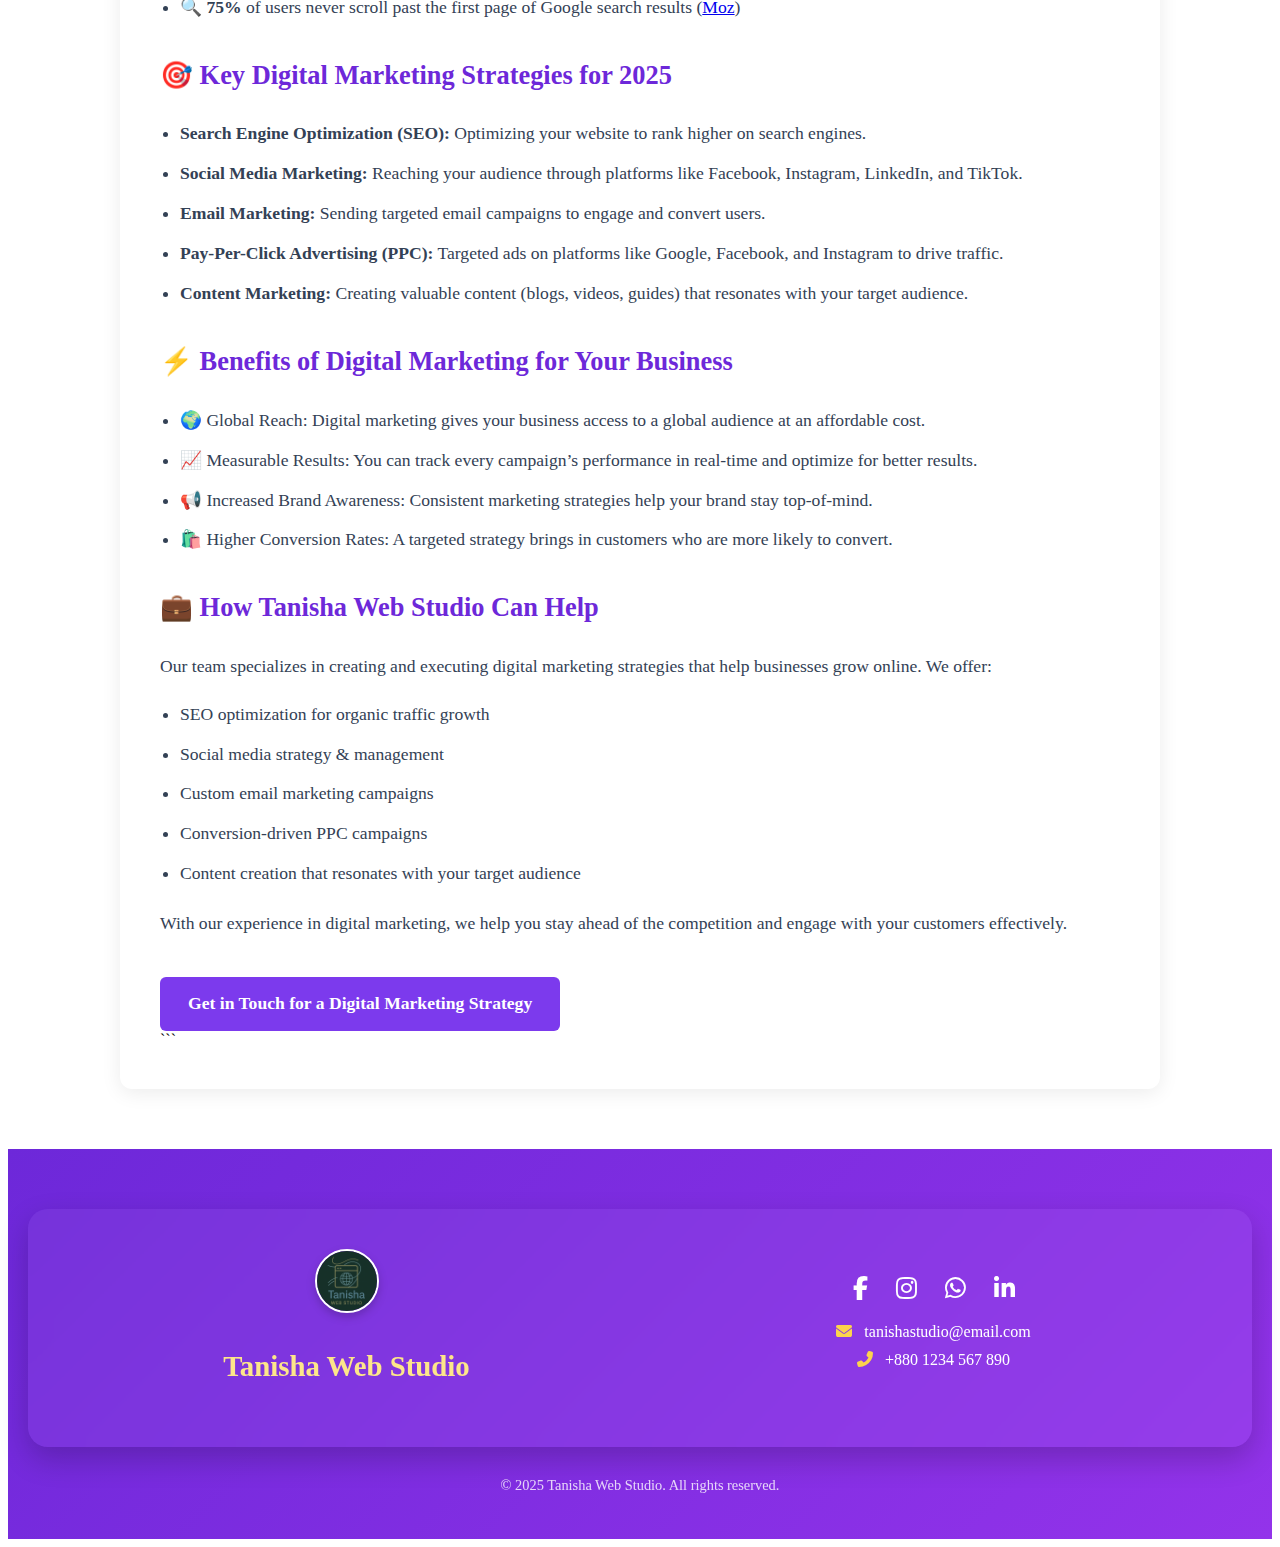
<file: services.html>
<!DOCTYPE html>

<html lang="en">
<head>
    <meta charset="UTF-8">
    <meta name="viewport" content="width=device-width, initial-scale=1.0">
    <title>Services</title>
    <link rel="stylesheet" href="services.css">
    <link rel="stylesheet" href="https://cdnjs.cloudflare.com/ajax/libs/font-awesome/6.5.0/css/all.min.css">
</head>
<body>
<header class="navbar">
  <div class="nav-left">
    <img src="ChatGPT Image May 10, 2025, 11_46_09 AM.png" alt="Tanisha Web Studio Logo" class="nav-logo">
    <span class="nav-title">Tanisha Web Studio</span>
  </div>
  <nav class="nav-center">
    <a href="#services" class="nav-link-large">Services</a>
  </nav>
</header>
  <!-- Body Section -->
   <!-- Web Design -->
   <section class="blog-section">
  <div class="blog-container">
    <h1 class="blog-title">Why Web Design Matters in 2025</h1>
    <p class="blog-meta">By Tanisha Web Studio • May 2025</p>

```
<div class="blog-hero">
  <img src="web de.jfif" alt="Modern Web Design Example" class="blog-image" />
</div>

<div class="blog-content">
  <p>
    In today's digital-first world, <strong>web design</strong> is more than just visuals—it's the foundation of your brand's online presence.
    A well-designed website builds <strong>trust</strong>, improves <strong>SEO</strong>, boosts <strong>user engagement</strong>, and increases <strong>conversion rates</strong>.
  </p>

  <h2>📊 Key Web Design Statistics (2024–2025)</h2>
  <ul>
    <li>👁️ <strong>94%</strong> of first impressions relate to website design (<a href="https://www.sweor.com/firstimpressions" target="_blank">Sweor</a>)</li>
    <li>📱 <strong>75%</strong> of users judge a company’s credibility based on its site design (<a href="https://www.bluecorona.com" target="_blank">Blue Corona</a>)</li>
    <li>⚡ Sites loading in under 2 seconds have a <strong>3x higher conversion rate</strong> (<a href="https://www.portent.com/blog" target="_blank">Portent</a>)</li>
  </ul>

  <h2>🎯 SEO & Web Design: The Connection</h2>
  <p>
    A mobile-friendly, fast-loading site with clean code improves your rankings in search engines like Google. Key factors include:
  </p>
  <ul>
    <li><strong>Mobile responsiveness</strong> for better user experience</li>
    <li><strong>Optimized images & code</strong> for speed</li>
    <li><strong>Semantic HTML structure</strong> for better indexing</li>
    <li><strong>Internal linking & readable layout</strong> for engagement</li>
  </ul>

  <h2>✅ What We Offer at Tanisha Web Studio</h2>
  <p>
    We deliver <strong>custom web design</strong> tailored for your brand, business goals, and user needs:
  </p>
  <ul>
    <li>Modern, minimalist design focused on conversions</li>
    <li>Mobile-first responsive layouts</li>
    <li>SEO and performance-optimized structure</li>
    <li>Integration with marketing tools & contact forms</li>
  </ul>

  <p>
    Whether you're a startup or an established brand, investing in great web design is essential in 2025.
  </p>

  <a href="#contact" class="btn">Work With Me</a>
</div>
```

  </div>
</section>
<!-- Web Devolpment -->
 <section class="blog-section">
  <div class="blog-container">
    <h1 class="blog-title">The Role of Web Development in Building Digital Success</h1>
    <p class="blog-meta">By Tanisha Web Studio • May 2025</p>

```
<div class="blog-hero">
  <img src="web.gpg.jfif" alt="Web Development Concept" class="blog-image" />
</div>

<div class="blog-content">
  <p>
    In today’s technology-driven era, <strong>web development</strong> goes far beyond just writing code. It’s about creating dynamic, fast, and secure platforms that solve problems, engage users, and support business growth.
  </p>

  <h2>🚀 Key Benefits of Solid Web Development</h2>
  <ul>
    <li>⚙️ Fast performance leads to better UX and lower bounce rates</li>
    <li>🔒 Strong backend ensures data security and compliance</li>
    <li>📱 Responsive frontend for every device type</li>
    <li>🌐 SEO-optimized code improves Google rankings</li>
  </ul>

  <h2>📊 Industry Stats You Should Know (2025)</h2>
  <ul>
    <li>⏱️ 53% of mobile users leave a site if it takes more than 3 seconds to load (<a href="https://www.thinkwithgoogle.com" target="_blank">Google</a>)</li>
    <li>💼 88% of online consumers are less likely to return after a bad experience (<a href="https://www.uxcam.com/blog/user-experience-statistics/" target="_blank">UXCam</a>)</li>
    <li>🔧 70% of small business websites lack basic web development features (<a href="https://www.clutch.co" target="_blank">Clutch</a>)</li>
  </ul>

  <h2>🛠️ Frontend vs Backend vs Full Stack</h2>
  <p>
    <strong>Frontend</strong> (HTML, CSS, JS) shapes what users see.  
    <strong>Backend</strong> (PHP, Node.js, databases) manages logic, servers, and APIs.  
    <strong>Full stack</strong> developers do both — making them extremely valuable.
  </p>

  <h2>💼 Our Web Development Services</h2>
  <ul>
    <li>Responsive frontend with HTML, CSS, JavaScript</li>
    <li>Secure backend with PHP / Node.js / Firebase</li>
    <li>CMS integration (WordPress, Shopify, custom dashboards)</li>
    <li>Optimized speed, SEO, and accessibility</li>
  </ul>

  <p>
    Whether you're building a landing page or a complex app, quality web development ensures scalability, performance, and long-term growth.
  </p>

  <a href="#contact" class="btn">Request a Quote</a>
</div>
```

  </div>
</section>
<!-- Digital Marketing -->
<section class="blog-section">
  <div class="blog-container">
    <h1 class="blog-title">Why Digital Marketing is Crucial for Your Business in 2025</h1>
    <p class="blog-meta">By Tanisha Web Studio • May 2025</p>

```
<div class="blog-hero">
  <img src="digital mar.jfif" alt="Digital Marketing Strategy" class="blog-image" />
</div>

<div class="blog-content">
  <p>
    In the digital age, <strong>digital marketing</strong> has become the backbone of every successful business strategy. From SEO to social media and email marketing, it’s the key to building a solid online presence.
  </p>

  <h2>📊 Digital Marketing Statistics You Should Know</h2>
  <ul>
    <li>📱 <strong>53%</strong> of the world’s population is active on social media (<a href="https://www.wearesocial.com" target="_blank">We Are Social</a>)</li>
    <li>📧 <strong>81%</strong> of small businesses rely on email marketing for customer acquisition (<a href="https://www.campaignmonitor.com" target="_blank">Campaign Monitor</a>)</li>
    <li>🔍 <strong>75%</strong> of users never scroll past the first page of Google search results (<a href="https://moz.com" target="_blank">Moz</a>)</li>
  </ul>

  <h2>🎯 Key Digital Marketing Strategies for 2025</h2>
  <ul>
    <li><strong>Search Engine Optimization (SEO):</strong> Optimizing your website to rank higher on search engines.</li>
    <li><strong>Social Media Marketing:</strong> Reaching your audience through platforms like Facebook, Instagram, LinkedIn, and TikTok.</li>
    <li><strong>Email Marketing:</strong> Sending targeted email campaigns to engage and convert users.</li>
    <li><strong>Pay-Per-Click Advertising (PPC):</strong> Targeted ads on platforms like Google, Facebook, and Instagram to drive traffic.</li>
    <li><strong>Content Marketing:</strong> Creating valuable content (blogs, videos, guides) that resonates with your target audience.</li>
  </ul>

  <h2>⚡ Benefits of Digital Marketing for Your Business</h2>
  <ul>
    <li>🌍 Global Reach: Digital marketing gives your business access to a global audience at an affordable cost.</li>
    <li>📈 Measurable Results: You can track every campaign’s performance in real-time and optimize for better results.</li>
    <li>📢 Increased Brand Awareness: Consistent marketing strategies help your brand stay top-of-mind.</li>
    <li>🛍️ Higher Conversion Rates: A targeted strategy brings in customers who are more likely to convert.</li>
  </ul>

  <h2>💼 How Tanisha Web Studio Can Help</h2>
  <p>
    Our team specializes in creating and executing digital marketing strategies that help businesses grow online. We offer:
  </p>
  <ul>
    <li>SEO optimization for organic traffic growth</li>
    <li>Social media strategy & management</li>
    <li>Custom email marketing campaigns</li>
    <li>Conversion-driven PPC campaigns</li>
    <li>Content creation that resonates with your target audience</li>
  </ul>

  <p>
    With our experience in digital marketing, we help you stay ahead of the competition and engage with your customers effectively.
  </p>

  <a href="#contact" class="btn">Get in Touch for a Digital Marketing Strategy</a>
</div>
```

  </div>
</section>
<!-- Footer -->
<footer class="footer">
  <div class="footer-container">

    <!-- Left: Logo & Name -->
    <div class="footer-left">
      <img src="ChatGPT Image May 10, 2025, 11_46_09 AM.png" alt="Tanisha Logo" class="footer-logo" />
      <h2 class="footer-brand">Tanisha Web Studio</h2>
    </div>

    <!-- Right: Social First, Then Contact -->
    <div class="footer-right">
      <div class="footer-social">
        <a href="facebook.com/StyleAura237" target="_blank"><i class="fab fa-facebook-f"></i></a>
        <a href="instagram.com/wasfia_noor" target="_blank"><i class="fab fa-instagram"></i></a>
        <a href="https://wa.me/your-number" target="_blank"><i class="fab fa-whatsapp"></i></a>
        <a href="https://linkedin.com" target="_blank"><i class="fab fa-linkedin-in"></i></a>
      </div>

      <div class="footer-contact">
        <p><i class="fas fa-envelope"></i> tanishastudio@email.com</p>
        <p><i class="fas fa-phone-alt"></i> +880 1234 567 890</p>
      </div>
    </div>

  </div>

  <div class="footer-bottom">
    <p>&copy; 2025 Tanisha Web Studio. All rights reserved.</p>
  </div>
</footer>
</body>
</html>
</file>
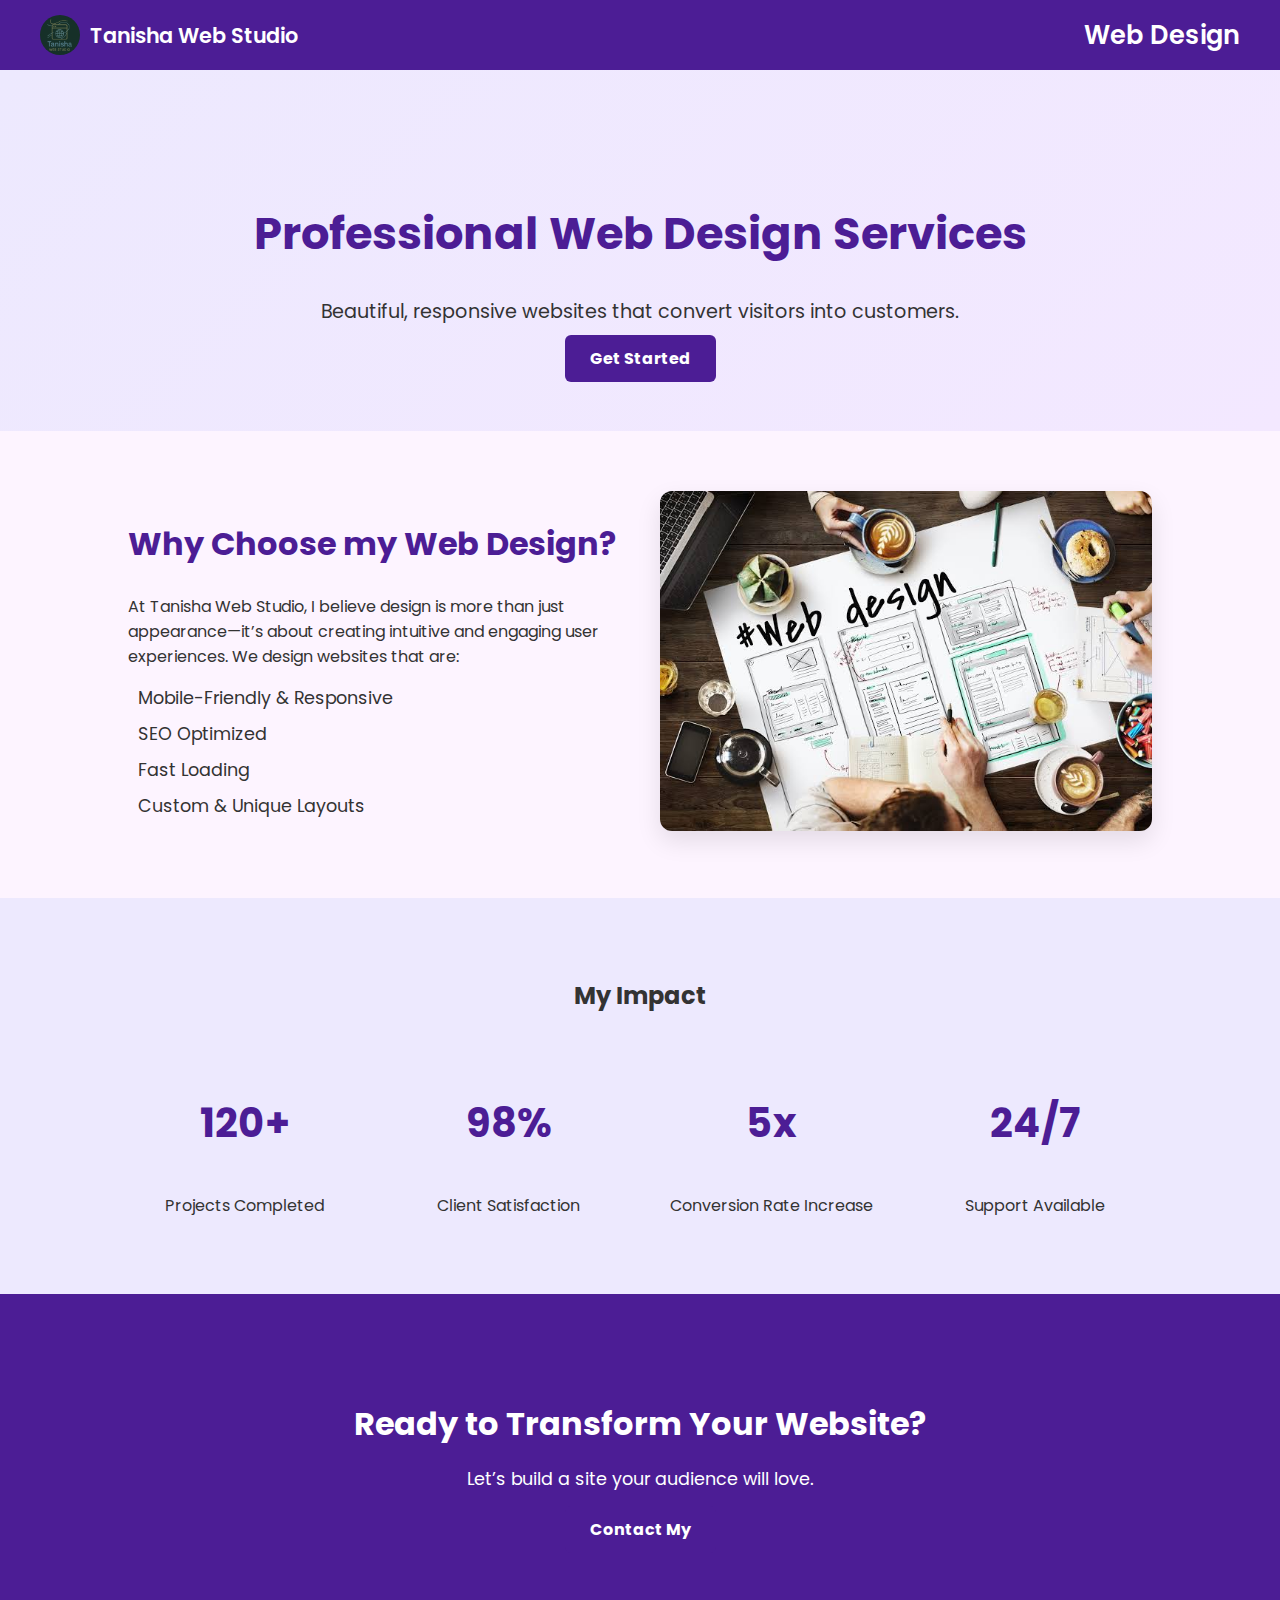
<file: webdesign.html>
<!DOCTYPE html>
<html lang="en">
<head>
  <meta charset="UTF-8" />
  <meta name="viewport" content="width=device-width, initial-scale=1.0"/>
  <title>Web Design - Tanisha Web Studio</title>
  <link rel="stylesheet" href="webdesign.css"/>
  <link rel="preconnect" href="https://fonts.googleapis.com"/>
  <link rel="preconnect" href="https://fonts.gstatic.com" crossorigin/>
  <link href="https://fonts.googleapis.com/css2?family=Poppins:wght@400;600&display=swap" rel="stylesheet"/>

</head>
<body>

  <nav class="navbar">
    <div class="nav-left">
      <img src="ChatGPT Image May 10, 2025, 11_46_09 AM.png" alt="Logo" class="logo" />
      <span class="site-name">Tanisha Web Studio</span>
    </div>
    <div class="nav-title">Web Design</div>
  </nav>

  <header class="hero-section">
    <h1>Professional Web Design Services</h1>
    <p>Beautiful, responsive websites that convert visitors into customers.</p>
    <a href="#contact" class="btn">Get Started</a>
  </header>

  <section class="details-section">
    <div class="text-block">
      <h2>Why Choose my Web Design?</h2>
      <p>
        At Tanisha Web Studio, I believe design is more than just appearance—it’s about creating intuitive and engaging user experiences. We design websites that are:
      </p>
      <ul>
        <li><i class="fas fa-check-circle"></i> Mobile-Friendly & Responsive</li>
        <li><i class="fas fa-check-circle"></i> SEO Optimized</li>
        <li><i class="fas fa-check-circle"></i> Fast Loading</li>
        <li><i class="fas fa-check-circle"></i> Custom & Unique Layouts</li>
      </ul>
    </div>
    <div class="image-block">
      <img src="web design.jfif" alt="Web Design Example">
    </div>
  </section>

  <section class="stats-section">
    <h2>My Impact</h2>
    <div class="stats-grid">
      <div class="stat">
        <h3>120+</h3>
        <p>Projects Completed</p>
      </div>
      <div class="stat">
        <h3>98%</h3>
        <p>Client Satisfaction</p>
      </div>
      <div class="stat">
        <h3>5x</h3>
        <p>Conversion Rate Increase</p>
      </div>
      <div class="stat">
        <h3>24/7</h3>
        <p>Support Available</p>
      </div>
    </div>
  </section>

  <section class="cta-section" id="contact">
    <h2>Ready to Transform Your Website?</h2>
    <p>Let’s build a site your audience will love.</p>
    <a href="contact.html" class="btn">Contact My</a>
  </section>

</body>
</html>
</file>
<file: about.css>
body {
  margin: 0;
  font-family: 'Poppins', sans-serif;
  background: #f9f9ff;
  color: #333;
}

.navbar {
  background-color: #4c1d95;
  color: white;
  padding: 15px 30px;
  display: flex;
  justify-content: space-between;
  align-items: center;
  position: sticky;
  top: 0;
}

.nav-left {
  display: flex;
  align-items: center;
}
.nav-left img{
    border-radius: 50%;
}
.logo {
  height: 40px;
  margin-right: 10px;
}

.site-name {
  font-size: 1.2rem;
  font-weight: 600;
}

.nav-title {
  font-size: 1.6rem;
  font-weight: 600;
}

.about-section {
  padding: 60px 10%;
  background: linear-gradient(to right, #ede9fe, #fdf4ff);
  animation: fadeIn 1.5s ease-out;
}

.about-content {
  background: white;
  padding: 40px;
  border-radius: 10px;
  box-shadow: 0 5px 20px rgba(0, 0, 0, 0.08);
  animation: slideUp 1s ease-out;
}

.about-content h2, .about-content h3 {
  color: #4c1d95;
}

ul {
  margin: 20px 0;
  padding-left: 20px;
}

ul li {
  margin-bottom: 10px;
}

.stats {
  display: flex;
  gap: 20px;
  margin-top: 30px;
  justify-content: space-around;
  flex-wrap: wrap;
}

.stat-box {
  background: #e9d5ff;
  padding: 25px;
  border-radius: 12px;
  text-align: center;
  width: 180px;
  animation: fadeIn 2s ease;
}

.stat-box h4 {
  font-size: 2rem;
  margin: 0;
  color: #4c1d95;
}

.stat-box p {
  margin-top: 5px;
  font-weight: 500;
}

/* Animations */
@keyframes fadeIn {
  from { opacity: 0; transform: translateY(30px); }
  to { opacity: 1; transform: translateY(0); }
}

@keyframes slideUp {
  from { opacity: 0; transform: translateY(50px); }
  to { opacity: 1; transform: translateY(0); }
}
/*Footer */
.footer {
  background: linear-gradient(135deg, #6d28d9, #9333ea);
  color: white;
  padding: 60px 20px 30px;
  animation: fadeUp 1.2s ease-out;
}

.footer-container {
  display: flex;
  flex-wrap: wrap;
  justify-content: space-between;
  align-items: center;
  gap: 30px;
  max-width: 1200px;
  margin: auto;
  background: rgba(255, 255, 255, 0.05);
  border-radius: 20px;
  padding: 40px;
  box-shadow: 0 12px 30px rgba(0, 0, 0, 0.2);
  backdrop-filter: blur(10px);
  transition: all 0.4s ease;
}

.footer-container:hover {
  background: rgba(255, 255, 255, 0.08);
  transform: translateY(-4px);
}

.footer-left {
  flex: 1;
  text-align: center;
  animation: slideDown 1s ease-out;
}

.footer-logo {
  height: 60px;
  margin-bottom: 10px;
  border-radius: 50%;
  border: 2px solid white;
  box-shadow: 0 4px 10px rgba(0, 0, 0, 0.2);
}

.footer-brand {
  font-size: 1.8rem;
  font-weight: 600;
  color: #fde68a;
}

.footer-right {
  flex: 1;
  text-align: center;
  animation: slideDown 1.2s ease-out;
}

.footer-social {
  margin-bottom: 20px;
}

.footer-social a {
  color: white;
  font-size: 1.5rem;
  margin: 0 12px;
  display: inline-block;
  transition: transform 0.3s ease, color 0.3s ease;
}

.footer-social a:hover {
  color: #fde68a;
  transform: scale(1.2);
}

.footer-contact p {
  margin: 10px 0;
  font-size: 1rem;
}

.footer-contact i {
  margin-right: 8px;
  color: #fcd34d;
}

.footer-bottom {
  text-align: center;
  margin-top: 30px;
  font-size: 0.9rem;
  opacity: 0.8;
}

/* Animations */
@keyframes fadeUp {
  0% {
    opacity: 0;
    transform: translateY(40px);
  }
  100% {
    opacity: 1;
    transform: translateY(0);
  }
}

@keyframes slideDown {
  0% {
    opacity: 0;
    transform: translateY(-30px);
  }
  100% {
    opacity: 1;
    transform: translateY(0);
  }
}

/* Responsive */
@media screen and (max-width: 768px) {
  .footer-container {
    flex-direction: column;
    text-align: center;
    padding: 30px 20px;
  }

  .footer-logo {
    height: 50px;
  }

  .footer-brand {
    font-size: 1.5rem;
  }

  .footer-contact p {
    font-size: 0.95rem;
  }

  .footer-social a {
    font-size: 1.3rem;
    margin: 0 10px;
  }
}
</file>
<file: contect.css>
body {
  margin: 0;
  font-family: 'Poppins', sans-serif;
  background: #f7f9fc;
  color: #333;
}

.contact-section {
  padding: 60px 10%;
  background: linear-gradient(135deg, #ede9fe, #fdf4ff);
  animation: fadeIn 1.2s ease-out;
}

.contact-title {
  text-align: center;
  font-size: 2.5rem;
  color: #4c1d95;
  margin-bottom: 30px;
  animation: slideDown 1s ease;
}

.contact-form {
  max-width: 600px;
  margin: 0 auto;
  background: white;
  padding: 40px;
  border-radius: 15px;
  box-shadow: 0 8px 20px rgba(0,0,0,0.1);
  animation: fadeUp 1.2s ease-out;
}

.contact-form label {
  font-weight: 600;
  display: block;
  margin-bottom: 5px;
  color: #4c1d95;
}

.contact-form input,
.contact-form textarea {
  width: 100%;
  padding: 12px;
  margin-bottom: 20px;
  border: 1px solid #ccc;
  border-radius: 8px;
  font-size: 1rem;
}

.contact-form button {
  padding: 12px 25px;
  font-size: 1rem;
  background-color: #4c1d95;
  color: white;
  border: none;
  border-radius: 6px;
  cursor: pointer;
  transition: 0.3s ease;
  font-weight: bold;
}

.contact-form button:hover {
  background-color: #7c3aed;
}

.footer {
  text-align: center;
  padding: 30px 20px;
  background-color: #4c1d95;
  color: white;
  margin-top: 50px;
}

/* Animations */
@keyframes fadeIn {
  from { opacity: 0; }
  to { opacity: 1; }
}

@keyframes slideDown {
  0% { transform: translateY(-40px); opacity: 0; }
  100% { transform: translateY(0); opacity: 1; }
}

@keyframes fadeUp {
  0% { transform: translateY(50px); opacity: 0; }
  100% { transform: translateY(0); opacity: 1; }
}
</file>
<file: style.css>
* {
  margin: 0;
  padding: 0;
  box-sizing: border-box;
}

body {
  font-family: sans-serif;
  background: #fff;
  color: #333;
}

nav {
  background-color: #ffffff;
  padding: 1rem 2rem;
  position: relative;
  box-shadow: 0 2px 5px rgba(0, 0, 0, 0.1);
}

.nav-container {
  display: flex;
  justify-content: space-between;
  align-items: center;
  flex-wrap: wrap;
  gap: 10px;
}

.logo {
  font-size: 1.5rem;
  font-weight: bold;
  color: #7c3aed;
  flex: 1;
}

.nav-container img {
  height: 50px;
  width: 50px;
  border-radius: 50%;
}

.nav-links {
  display: flex;
  gap: 2rem;
  list-style: none;
}

.nav-links a {
  text-decoration: none;
  color: #333;
  font-weight: 500;
  position: relative;
}

.nav-links a::after {
  content: '';
  width: 0%;
  height: 2px;
  background: #7c3aed;
  position: absolute;
  left: 0;
  bottom: -4px;
  transition: 0.3s ease;
}

.nav-links a:hover::after {
  width: 100%;
}

.menu-toggle {
  display: none;
  flex-direction: column;
  cursor: pointer;
}

.menu-toggle span {
  height: 3px;
  width: 25px;
  background: #7c3aed;
  margin: 4px 0;
  transition: 0.4s;
}

/* Responsive Navbar */
@media (max-width: 768px) {
  .menu-toggle {
    display: flex;
  }

  .nav-links {
    width: 100%;
    flex-direction: column;
    max-height: 0;
    overflow: hidden;
    transition: max-height 0.4s ease-in-out;
  }

  .nav-links.active {
    max-height: 300px;
    margin-top: 1rem;
  }
}

/* Home Section */
.home-section {
  background: linear-gradient(to bottom right, #7db9de, #95679e);
  color: white;
  height: 80vh;
  display: flex;
  justify-content: center;
  align-items: center;
  text-align: center;
  padding: 20px;
}

.home-container {
  max-width: 800px;
  padding: 20px;
}

h1 {
  font-size: 3rem;
  margin-bottom: 20px;
}

p {
  font-size: 1.25rem;
  margin-bottom: 30px;
  color: #e2e8f0;
}

.btn {
  background-color: #ffffff;
  color: #7c3aed;
  padding: 12px 30px;
  font-size: 1.1rem;
  text-decoration: none;
  border-radius: 5px;
  font-weight: bold;
  display: inline-block;
  transition: background-color 0.3s ease;
}

.btn:hover {
  background-color: #e2e8f0;
  color: #7c3aed;
}

/* Services Section */
.services-section {
  background-color: #ffffff;
  padding: 60px 0;
  text-align: center;
}

.services-section h2 {
  font-size: 2.5rem;
  margin-bottom: 10px;
  color: #333;
}

.services-section p {
  font-size: 1.2rem;
  margin-bottom: 40px;
  color: #555;
}

.service-cards {
  display: flex;
  justify-content: center;
  gap: 30px;
  flex-wrap: wrap;
}

.service-card {
  background: #f9f9f9;
  padding: 30px;
  width: 250px;
  border-radius: 8px;
  box-shadow: 0 2px 10px rgba(0, 0, 0, 0.1);
  text-align: center;
  transition: transform 0.3s ease;
}

.service-card img {
  width: 100%;
  height: 200px;
  object-fit: cover;
  border-radius: 8px;
  margin-bottom: 20px;
}

.service-card h3 {
  font-size: 1.8rem;
  margin-bottom: 15px;
  color: #333;
}

.service-card p {
  font-size: 1rem;
  margin-bottom: 20px;
  color: #777;
}

.service-card .btn {
  background-color: #7c3aed;
  color: white;
  padding: 10px 20px;
  text-decoration: none;
  border-radius: 5px;
  font-weight: bold;
}

.service-card .btn:hover {
  background-color: #6b2bd6;
}

.service-card:hover {
  transform: translateY(-10px);
}

/* Services Responsive */
@media (max-width: 768px) {
  .service-cards {
    flex-direction: column;
    align-items: center;
  }

  .service-card {
    width: 80%;
    margin-bottom: 30px;
  }
}

/* Projects Section */
.projects-section {
  background-color: #ffffff;
  padding: 60px 0;
  text-align: center;
}

.projects-section h2 {
  font-size: 2.5rem;
  margin-bottom: 10px;
  color: #333;
}

.projects-section p {
  font-size: 1.2rem;
  margin-bottom: 40px;
  color: #555;
}

.projects-grid {
  display: flex;
  justify-content: center;
  flex-wrap: wrap;
  gap: 30px;
}

.project-item {
  background: #f9f9f9;
  border-radius: 8px;
  overflow: hidden;
  width: 280px;
  box-shadow: 0 2px 10px rgba(0, 0, 0, 0.1);
  transition: transform 0.3s ease;
}

.project-item img {
  width: 100%;
  height: 200px;
  object-fit: cover;
}

.project-item h3 {
  font-size: 1.5rem;
  margin: 15px 0 10px;
  color: #333;
}

.project-item p {
  font-size: 1rem;
  padding: 0 20px;
  color: #666;
}

.project-item .btn {
  display: inline-block;
  margin: 15px 0 20px;
  padding: 10px 20px;
  background-color: #7c3aed;
  color: #fff;
  text-decoration: none;
  border-radius: 5px;
  font-weight: bold;
}

.project-item .btn:hover {
  background-color: #6b2bd6;
}

.project-item:hover {
  transform: translateY(-10px);
}

/* Projects Responsive */
@media (max-width: 768px) {
  .projects-grid {
    flex-direction: column;
    align-items: center;
  }

  .project-item {
    width: 90%;
  }
}

/* Footer */
.footer {
  background: linear-gradient(135deg, #6d28d9, #9333ea);
  color: white;
  padding: 60px 20px 30px;
  animation: fadeUp 1.2s ease-out;
}

.footer-container {
  display: flex;
  flex-wrap: wrap;
  justify-content: space-between;
  align-items: center;
  gap: 30px;
  max-width: 1200px;
  margin: auto;
  background: rgba(255, 255, 255, 0.05);
  border-radius: 20px;
  padding: 40px;
  box-shadow: 0 12px 30px rgba(0, 0, 0, 0.2);
  backdrop-filter: blur(10px);
  transition: all 0.4s ease;
}

.footer-container:hover {
  background: rgba(255, 255, 255, 0.08);
  transform: translateY(-4px);
}

.footer-left,
.footer-right {
  flex: 1;
  text-align: center;
  animation: slideDown 1s ease-out;
}

.footer-logo {
  height: 60px;
  margin-bottom: 10px;
  border-radius: 50%;
  border: 2px solid white;
  box-shadow: 0 4px 10px rgba(0, 0, 0, 0.2);
}

.footer-brand {
  font-size: 1.8rem;
  font-weight: 600;
  color: #fde68a;
}

.footer-social {
  margin-bottom: 20px;
}

.footer-social a {
  color: white;
  font-size: 1.5rem;
  margin: 0 12px;
  display: inline-block;
  transition: transform 0.3s ease, color 0.3s ease;
}

.footer-social a:hover {
  color: #fde68a;
  transform: scale(1.2);
}

.footer-contact p {
  margin: 10px 0;
  font-size: 1rem;
}

.footer-contact i {
  margin-right: 8px;
  color: #fcd34d;
}

.footer-bottom {
  text-align: center;
  margin-top: 30px;
  font-size: 0.9rem;
  opacity: 0.8;
}

/* Footer Responsive */
@media screen and (max-width: 768px) {
  .footer-container {
    flex-direction: column;
    text-align: center;
    padding: 30px 20px;
  }

  .footer-logo {
    height: 50px;
  }

  .footer-brand {
    font-size: 1.5rem;
  }

  .footer-contact p {
    font-size: 0.95rem;
  }

  .footer-social a {
    font-size: 1.3rem;
    margin: 0 10px;
  }
}

/* Animations */
@keyframes fadeUp {
  0% {
    opacity: 0;
    transform: translateY(40px);
  }

  100% {
    opacity: 1;
    transform: translateY(0);
  }
}

@keyframes slideDown {
  0% {
    opacity: 0;
    transform: translateY(-30px);
  }

  100% {
    opacity: 1;
    transform: translateY(0);
  }
}
</file>
<file: digital.css>
body {
  margin: 0;
  font-family: 'Poppins', sans-serif;
  background-color: #f8f9fc;
  color: #333;
}

.navbar {
  background-color: #4c1d95;
  color: white;
  padding: 15px 40px;
  display: flex;
  justify-content: space-between;
  align-items: center;
  position: sticky;
  top: 0;
  z-index: 1000;
}

.nav-left {
  display: flex;
  align-items: center;
}

.nav-left img{
    border-radius: 50%;
}

.logo {
  height: 40px;
  margin-right: 10px;
}

.site-name {
  font-size: 1.3rem;
  font-weight: 600;
}

.nav-title {
  font-size: 1.8rem;
  font-weight: 600;
}

.intro {
  text-align: center;
  padding: 60px 10%;
  background: linear-gradient(135deg, #ede9fe, #fdf4ff);
  animation: fadeUp 1s ease-in-out;
}

.intro h1 {
  font-size: 2.5rem;
  color: #4c1d95;
  margin-bottom: 20px;
}

.intro p {
  font-size: 1.1rem;
  max-width: 700px;
  margin: 0 auto;
}

.features {
  display: grid;
  grid-template-columns: repeat(auto-fit, minmax(280px, 1fr));
  gap: 40px;
  padding: 60px 10%;
  background-color: #ffffff;
}

.feature {
  background: #faf5ff;
  padding: 30px;
  border-radius: 12px;
  text-align: center;
  box-shadow: 0 8px 24px rgba(76, 29, 149, 0.1);
  transition: transform 0.3s;
  animation: fadeUp 1s ease;
}

.feature:hover {
  transform: translateY(-5px);
}

.feature i {
  font-size: 2rem;
  color: #4c1d95;
  margin-bottom: 10px;
}

.feature h3 {
  color: #4c1d95;
  font-size: 1.3rem;
  margin-bottom: 10px;
}

.feature p {
  font-size: 1rem;
}

.tools {
  padding: 60px 10%;
  background: #fdf4ff;
  text-align: center;
}

.tools h2 {
  font-size: 2rem;
  color: #4c1d95;
  margin-bottom: 30px;
}

.tools-content {
  display: flex;
  flex-direction: column;
  align-items: center;
  gap: 30px;
}

.tools-img {
  max-width: 500px;
  width: 100%;
  border-radius: 12px;
  box-shadow: 0 4px 16px rgba(0, 0, 0, 0.1);
}

.tool-list {
  list-style: none;
  padding: 0;
  font-size: 1.1rem;
  color: #333;
  text-align: left;
  max-width: 600px;
}

.tool-list li {
  margin-bottom: 12px;
  position: relative;
  padding-left: 20px;
}

.tool-list li::before {
  content: "✔";
  color: #7c3aed;
  font-weight: bold;
  position: absolute;
  left: 0;
}


.stats {
  padding: 60px 10%;
  background-color: #ffffff;
}

.stats h2 {
  text-align: center;
  color: #4c1d95;
  font-size: 2rem;
  margin-bottom: 40px;
}

.stat-grid {
  display: grid;
  grid-template-columns: repeat(auto-fit, minmax(180px, 1fr));
  gap: 30px;
  text-align: center;
}

.stat-box {
  background: #f3e8ff;
  padding: 25px;
  border-radius: 12px;
  box-shadow: 0 4px 12px rgba(76, 29, 149, 0.1);
}

.stat-box h3 {
  font-size: 2rem;
  color: #4c1d95;
  margin-bottom: 10px;
}

.stat-box p {
  font-size: 1rem;
}

.cta {
  background-color: #4c1d95;
  color: white;
  padding: 60px 10%;
  text-align: center;
}

.cta h2 {
  font-size: 2rem;
  margin-bottom: 20px;
}

.cta p {
  font-size: 1.1rem;
  margin-bottom: 30px;
}

.btn {
  padding: 12px 25px;
  font-size: 1rem;
  background-color: #ffffff;
  color: #4c1d95;
  text-decoration: none;
  border-radius: 6px;
  font-weight: bold;
  transition: 0.3s ease;
}

.btn:hover {
  background-color: #f3e8ff;
}

footer {
  background-color: #4c1d95;
  color: white;
  text-align: center;
  padding: 20px;
}

/* Animations */
@keyframes fadeUp {
  from {
    opacity: 0;
    transform: translateY(40px);
  }
  to {
    opacity: 1;
    transform: translateY(0);
  }
}
</file>
<file: project.css>
body {
  margin: 0;
  font-family: 'Poppins', sans-serif;
  background: #f7f9fc;
  color: #333;
}

.navbar {
  background-color: #4c1d95;
  color: white;
  padding: 15px 40px;
  display: flex;
  justify-content: space-between;
  align-items: center;
  position: sticky;
  top: 0;
  z-index: 1000;
  box-shadow: 0 4px 10px rgba(0, 0, 0, 0.1);
  transition: background-color 0.3s ease;
}

.navbar:hover {
  background-color: #7c3aed;
}

.nav-left {
  display: flex;
  align-items: center;
}

.nav-left img{
  border-radius: 50%;
}

.logo {
  height: 40px;
  margin-right: 10px;
}

.site-name {
  font-size: 1.3rem;
  font-weight: 600;
}

.nav-title {
  font-size: 1.8rem;
  text-align: center;
  font-weight: 600;
  animation: slideDown 1s ease-out;
  padding-right: 200px;
}

.projects-section {
  padding: 60px 10%;
  background: linear-gradient(135deg, #ede9fe, #fdf4ff);
}

.project-row {
  display: flex;
  align-items: center;
  justify-content: space-between;
  margin-bottom: 80px;
  gap: 40px;
  animation: fadeUp 1s ease-out;

  background-color: #ffffff;
  padding: 30px;
  border-radius: 20px;
  box-shadow: 0 12px 25px rgba(0, 0, 0, 0.08);
  transition: transform 0.3s ease, box-shadow 0.3s ease;
}

.project-row:hover {
  transform: translateY(-5px);
  box-shadow: 0 16px 30px rgba(0, 0, 0, 0.12);
}

.project-row.left .project-text {
  order: 1;
}

.project-row.left .project-img {
  order: 2;
}

.project-row.right .project-text {
  order: 2;
}

.project-row.right .project-img {
  order: 1;
}

.project-text {
  flex: 1;
  padding: 20px;
  animation: slideDown 1s ease-out;
}

.project-text h2 {
  font-size: 2rem;
  margin-bottom: 15px;
  color: #4c1d95;
}

.project-text p {
  font-size: 1.1rem;
  margin-bottom: 20px;
}

.btn {
  padding: 12px 25px;
  font-size: 1rem;
  background-color: #4c1d95;
  color: white;
  text-decoration: none;
  border-radius: 6px;
  transition: 0.3s ease;
  font-weight: bold;
}

.btn:hover {
  background-color: #7c3aed;
}

.project-img {
  flex: 1;
  text-align: center;
  animation: fadeUp 1.2s ease-out;
}

.project-img img {
  width: 100%;
  max-width: 480px;
  border-radius: 15px;
  box-shadow: 0 8px 20px rgba(0, 0, 0, 0.1);
}

/* Animations */
@keyframes fadeUp {
  0% {
    opacity: 0;
    transform: translateY(50px);
  }
  100% {
    opacity: 1;
    transform: translateY(0);
  }
}

@keyframes slideDown {
  0% {
    opacity: 0;
    transform: translateY(-50px);
  }
  100% {
    opacity: 1;
    transform: translateY(0);
  }
}

/* Mobile responsiveness */
@media screen and (max-width: 768px) {
  .projects-section {
    padding: 40px 5%;
  }

  .project-row {
    flex-direction: column;
    margin-bottom: 40px;
    gap: 20px;
  }

  .project-text h2 {
    font-size: 1.8rem;
  }

  .btn {
    width: 100%;
    text-align: center;
  }

  .nav-title {
    font-size: 1.5rem;
  }

  .logo {
    height: 30px;
  }
}

/*  Footer */
.footer {
  background: linear-gradient(135deg, #6d28d9, #9333ea);
  color: white;
  padding: 60px 20px 30px;
  animation: fadeUp 1.2s ease-out;
}

.footer-container {
  display: flex;
  flex-wrap: wrap;
  justify-content: space-between;
  align-items: center;
  gap: 30px;
  max-width: 1200px;
  margin: auto;
  background: rgba(255, 255, 255, 0.05);
  border-radius: 20px;
  padding: 40px;
  box-shadow: 0 12px 30px rgba(0, 0, 0, 0.2);
  backdrop-filter: blur(10px);
  transition: all 0.4s ease;
}

.footer-container:hover {
  background: rgba(255, 255, 255, 0.08);
  transform: translateY(-4px);
}

.footer-left {
  flex: 1;
  text-align: center;
  animation: slideDown 1s ease-out;
}

.footer-logo {
  height: 60px;
  margin-bottom: 10px;
  border-radius: 50%;
  border: 2px solid white;
  box-shadow: 0 4px 10px rgba(0, 0, 0, 0.2);
}

.footer-brand {
  font-size: 1.8rem;
  font-weight: 600;
  color: #fde68a;
}

.footer-right {
  flex: 1;
  text-align: center;
  animation: slideDown 1.2s ease-out;
}

.footer-contact p {
  margin: 10px 0;
  font-size: 1rem;
}

.footer-contact i {
  margin-right: 8px;
  color: #fcd34d;
}

.footer-social a {
  color: white;
  font-size: 1.5rem;
  margin: 0 12px;
  display: inline-block;
  transition: transform 0.3s ease, color 0.3s ease;
}

.footer-social a:hover {
  color: #fde68a;
  transform: scale(1.2);
}

.footer-bottom {
  text-align: center;
  margin-top: 30px;
  font-size: 0.9rem;
  opacity: 0.8;
}

/* Animations */
@keyframes fadeUp {
  0% {
    opacity: 0;
    transform: translateY(40px);
  }
  100% {
    opacity: 1;
    transform: translateY(0);
  }
}

@keyframes slideDown {
  0% {
    opacity: 0;
    transform: translateY(-30px);
  }
  100% {
    opacity: 1;
    transform: translateY(0);
  }
}

/* Responsive */
@media screen and (max-width: 768px) {
  .footer-container {
    flex-direction: column;
    text-align: center;
    padding: 30px 20px;
  }

  .footer-logo {
    height: 50px;
  }

  .footer-brand {
    font-size: 1.5rem;
  }

  .footer-contact p {
    font-size: 0.95rem;
  }

  .footer-social a {
    font-size: 1.3rem;
    margin: 0 10px;
  }
}
</file>
<file: services.css>
/* Navbar Layout */
.navbar {
  display: flex;
  justify-content: space-between;
  align-items: center;
  background: linear-gradient(to right, #8354d3, #1e3a8a);
  padding: 12px 30px;
  color: white;
  font-family: 'Segoe UI', sans-serif;
}

/* Left Side - Logo + Title */
.nav-left {
  display: flex;
  align-items: center;
}

.nav-logo {
  width: 40px;
  height: 40px;
  border-radius: 50%;
  object-fit: cover;
  margin-right: 10px;
}

.nav-title {
  font-size: 1.5rem;
  font-weight: bold;
}

/* Center - Services Link */
.nav-center {
  flex-grow: 1;
  display: flex;
  justify-content: center;
}

.nav-link-large {
  color: white;
  text-decoration: none;
  font-size: 1.8rem;
  font-weight: 600;
  padding: 10px 20px;
  border-radius: 6px;
  transition: background-color 0.3s;
  padding-right: 30%;
}

.nav-link-large:hover {
  background-color: rgba(255, 255, 255, 0.2);
}
.blog-section {
  padding: 60px 20px;
}

.blog-container {
  max-width: 960px;
  margin: auto;
  background: #ffffff;
  padding: 40px;
  border-radius: 12px;
  box-shadow: 0 4px 20px rgba(0,0,0,0.08);
}

.blog-title {
  font-size: 2.5rem;
  color: #4c1d95;
  margin-bottom: 10px;
  text-align: center;
}

.blog-meta {
  color: #64748b;
  font-size: 0.9rem;
  margin-bottom: 30px;
  text-align: center;
}

.blog-hero {
  text-align: center;
  margin-bottom: 30px;
}

.blog-image {
  max-width: 100%;
  height: auto;
  border-radius: 8px;
  box-shadow: 0 4px 10px rgba(0,0,0,0.05);
}

.blog-content {
  font-size: 1.1rem;
  line-height: 1.7;
  color: #334155;
}

.blog-content h2 {
  color: #6d28d9;
  margin-top: 30px;
}

.blog-content ul {
  padding-left: 20px;
  margin-top: 10px;
  margin-bottom: 20px;
}

.blog-content ul li {
  margin-bottom: 10px;
  list-style-type: disc;
}

a.btn {
  display: inline-block;
  background-color: #7c3aed;
  color: #ffffff;
  padding: 12px 28px;
  margin-top: 20px;
  text-decoration: none;
  border-radius: 6px;
  font-weight: bold;
  transition: background-color 0.3s ease;
}

a.btn:hover {
  background-color: #5b21b6;
}
/*Footer */
.footer {
  background: linear-gradient(135deg, #6d28d9, #9333ea);
  color: white;
  padding: 60px 20px 30px;
  animation: fadeUp 1.2s ease-out;
}

.footer-container {
  display: flex;
  flex-wrap: wrap;
  justify-content: space-between;
  align-items: center;
  gap: 30px;
  max-width: 1200px;
  margin: auto;
  background: rgba(255, 255, 255, 0.05);
  border-radius: 20px;
  padding: 40px;
  box-shadow: 0 12px 30px rgba(0, 0, 0, 0.2);
  backdrop-filter: blur(10px);
  transition: all 0.4s ease;
}

.footer-container:hover {
  background: rgba(255, 255, 255, 0.08);
  transform: translateY(-4px);
}

.footer-left {
  flex: 1;
  text-align: center;
  animation: slideDown 1s ease-out;
}

.footer-logo {
  height: 60px;
  margin-bottom: 10px;
  border-radius: 50%;
  border: 2px solid white;
  box-shadow: 0 4px 10px rgba(0, 0, 0, 0.2);
}

.footer-brand {
  font-size: 1.8rem;
  font-weight: 600;
  color: #fde68a;
}

.footer-right {
  flex: 1;
  text-align: center;
  animation: slideDown 1.2s ease-out;
}

.footer-social {
  margin-bottom: 20px;
}

.footer-social a {
  color: white;
  font-size: 1.5rem;
  margin: 0 12px;
  display: inline-block;
  transition: transform 0.3s ease, color 0.3s ease;
}

.footer-social a:hover {
  color: #fde68a;
  transform: scale(1.2);
}

.footer-contact p {
  margin: 10px 0;
  font-size: 1rem;
}

.footer-contact i {
  margin-right: 8px;
  color: #fcd34d;
}

.footer-bottom {
  text-align: center;
  margin-top: 30px;
  font-size: 0.9rem;
  opacity: 0.8;
}

/* Animations */
@keyframes fadeUp {
  0% {
    opacity: 0;
    transform: translateY(40px);
  }
  100% {
    opacity: 1;
    transform: translateY(0);
  }
}

@keyframes slideDown {
  0% {
    opacity: 0;
    transform: translateY(-30px);
  }
  100% {
    opacity: 1;
    transform: translateY(0);
  }
}

/* Responsive */
@media screen and (max-width: 768px) {
  .footer-container {
    flex-direction: column;
    text-align: center;
    padding: 30px 20px;
  }

  .footer-logo {
    height: 50px;
  }

  .footer-brand {
    font-size: 1.5rem;
  }

  .footer-contact p {
    font-size: 0.95rem;
  }

  .footer-social a {
    font-size: 1.3rem;
    margin: 0 10px;
  }
}
</file>
<file: webdesign.css>
body {
  margin: 0;
  font-family: 'Poppins', sans-serif;
  background: #fdf4ff;
  color: #333;
}

.navbar {
  background-color: #4c1d95;
  color: white;
  padding: 15px 40px;
  display: flex;
  justify-content: space-between;
  align-items: center;
}

.nav-left {
  display: flex;
  align-items: center;
}

.nav-left img{
    border-radius: 50%;
}
.logo {
  height: 40px;
  margin-right: 10px;
}

.site-name {
  font-size: 1.3rem;
  font-weight: 600;
}

.nav-title {
  font-size: 1.6rem;
  font-weight: 600;
}

.hero-section {
  text-align: center;
  padding: 100px 10% 60px;
  background: linear-gradient(135deg, #ede9fe, #f3e8ff);
  animation: fadeUp 1.2s ease-out;
}

.hero-section h1 {
  font-size: 2.8rem;
  color: #4c1d95;
}

.hero-section p {
  font-size: 1.2rem;
  margin: 20px 0;
}

.btn {
  padding: 12px 25px;
  font-size: 1rem;
  background-color: #4c1d95;
  color: white;
  text-decoration: none;
  border-radius: 6px;
  font-weight: bold;
  transition: 0.3s;
}

.btn:hover {
  background-color: #7c3aed;
}

.details-section {
  display: flex;
  flex-wrap: wrap;
  padding: 60px 10%;
  align-items: center;
  justify-content: space-between;
  gap: 40px;
  animation: fadeUp 1.2s ease-out;
}

.text-block {
  flex: 1;
}

.text-block h2 {
  font-size: 2rem;
  color: #4c1d95;
}

.text-block ul {
  list-style: none;
  padding: 0;
}

.text-block li {
  margin: 10px 0;
  font-size: 1.1rem;
}

.text-block i {
  color: #4c1d95;
  margin-right: 10px;
}

.image-block {
  flex: 1;
  text-align: center;
}

.image-block img {
  max-width: 100%;
  border-radius: 12px;
  box-shadow: 0 10px 25px rgba(0, 0, 0, 0.1);
}

.stats-section {
  padding: 60px 10%;
  background: #ede9fe;
  text-align: center;
  animation: fadeUp 1.2s ease-out;
}

.stats-grid {
  display: grid;
  grid-template-columns: repeat(auto-fit, minmax(180px, 1fr));
  gap: 30px;
  margin-top: 40px;
}

.stat h3 {
  font-size: 2.5rem;
  color: #4c1d95;
}

.stat p {
  font-size: 1rem;
}

.cta-section {
  text-align: center;
  padding: 80px 10%;
  background-color: #4c1d95;
  color: white;
  animation: slideUp 1s ease-out;
}

.cta-section h2 {
  font-size: 2rem;
  margin-bottom: 15px;
}

.cta-section p {
  font-size: 1.1rem;
  margin-bottom: 25px;
}

/* Animations */
@keyframes fadeUp {
  0% {
    opacity: 0;
    transform: translateY(40px);
  }
  100% {
    opacity: 1;
    transform: translateY(0);
  }
}

@keyframes slideUp {
  0% {
    opacity: 0;
    transform: translateY(100px);
  }
  100% {
    opacity: 1;
    transform: translateY(0);
  }
}
</file>
